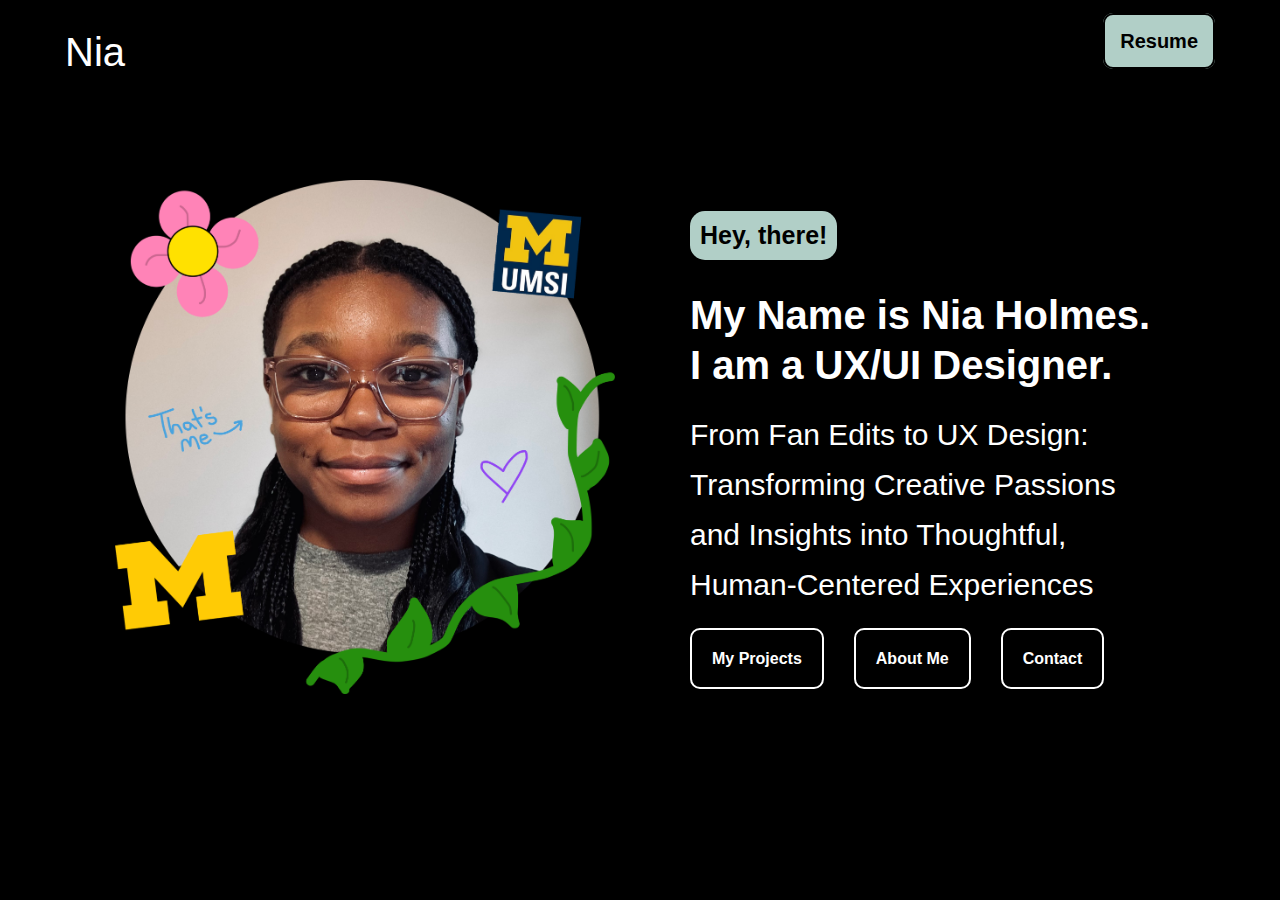
<file: index.html>
<!DOCTYPE html>
<html lang="en">
<head>
    <meta charset="UTF-8">
    <meta name="viewport" content="width=device-width, initial-scale=1.0">
    <link rel="icon" href="./images/headshot_doodles.png" type="image/png">
    <link rel="stylesheet" href="./css/style.css">
    <title>Welcome!</title>
</head>
<body>
    <header>
        <nav>
            <ul>
                <li id="nia"><a href="index.html">Nia</a></li>
                <li id="resume"><a href="./images/Nia Holmes - Resume 2025 copy.pdf" target="_blank" rel="noopener">Resume</a></li>
            </ul>
        </nav>
    </header>
    <main>
        <div class="container-home">
            <div class="profile-img">
                <img src="./images/headshot_doodles.png" alt="My profile photo">
            </div>
            <div class="intro">
                <h1 class="hey-there">Hey, there!</h1>
                <h2>My Name is Nia Holmes.<br> I am a UX/UI Designer.</h2>
                <p>From Fan Edits to UX Design: Transforming Creative Passions and Insights into Thoughtful, Human-Centered Experiences</p>
                <div>
                    <ul class="links">
                        <li><a href="projects.html">My Projects</a></li>
                        <li><a href="about-me.html">About Me</a></li>
                        <li><a href="contact.html">Contact</a></li>
                    </ul>
                </div>
            </div>
        </div>
    </main>
</body>
</html>
</file>
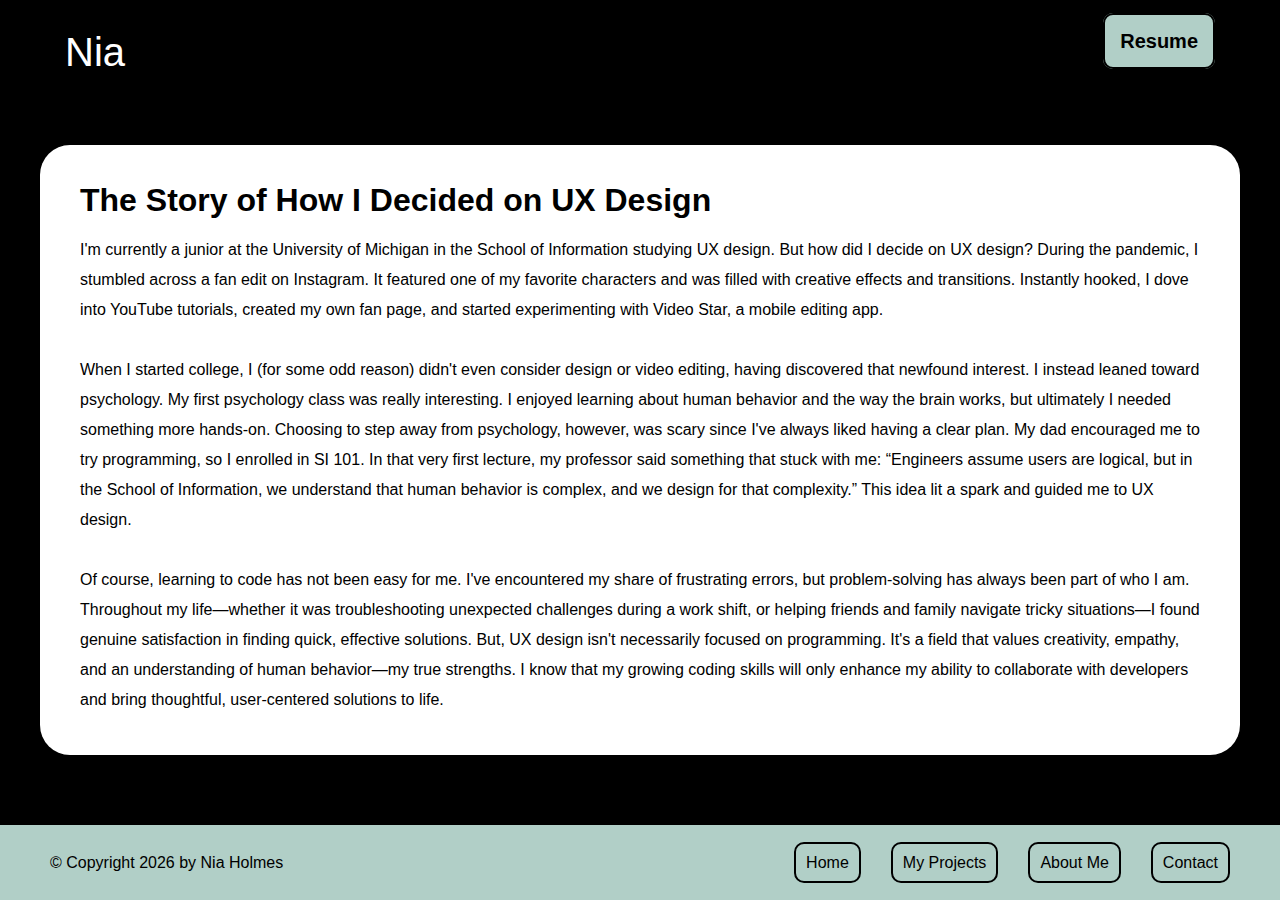
<file: about-me.html>
<!DOCTYPE html>
<html lang="en">
<head>
    <meta charset="UTF-8">
    <meta name="viewport" content="width=device-width, initial-scale=1.0">
    <link rel="icon" href="./images/headshot_doodles.png" type="image/png">
    <link rel="stylesheet" href="./css/style.css">
    <title>About Me</title>
</head>
<body class="other-style">
    <header>
        <nav>
            <ul>
                <li id="nia"><a href="index.html">Nia</a></li>
                <li id="resume"><a href="./images/Nia Holmes - Resume 2025 copy.pdf" target="_blank" rel="noopener">Resume</a></li>
            </ul>
        </nav>
    </header>
    <main>
        <div class="about-container">
            <div class="about-text">
                <h1 class="about-header">The Story of How I Decided on UX Design</h1>
                <p>I'm currently a junior at the University of Michigan in the School of Information studying UX design. But how did I decide on UX design? During the pandemic, I stumbled across a fan edit on Instagram. It featured one of my favorite characters and was filled with creative effects and transitions. Instantly hooked, I dove into YouTube tutorials, created my own fan page, and started experimenting with Video Star, a mobile editing app.</p><br>
            
                <p>When I started college, I (for some odd reason) didn't even consider design or video editing, having discovered that newfound interest. I instead leaned toward psychology. My first psychology class was really interesting. I enjoyed learning about human behavior and the way the brain works, but ultimately I needed something more hands-on. Choosing to step away from psychology, however, was scary since I've always liked having a clear plan. My dad encouraged me to try programming, so I enrolled in SI 101. In that very first lecture, my professor said something that stuck with me: “Engineers assume users are logical, but in the School of Information, we understand that human behavior is complex, and we design for that complexity.” This idea lit a spark and guided me to UX design.</p><br>
            
                <p>Of course, learning to code has not been easy for me. I've encountered my share of frustrating errors, but problem-solving has always been part of who I am. Throughout my life—whether it was troubleshooting unexpected challenges during a work shift, or helping friends and family navigate tricky situations—I found genuine satisfaction in finding quick, effective solutions. But, UX design isn't necessarily focused on programming. It's a field that values creativity, empathy, and an understanding of human behavior—my true strengths. I know that my growing coding skills will only enhance my ability to collaborate with developers and bring thoughtful, user-centered solutions to life.</p>
            </div>
        </div>
    </main>
<footer class="proj-footer-fixed">
    <div class="footer-container">
        <div class="copyright">
            <p>&copy; Copyright <span id="current-year"></span> by Nia Holmes</p>
        </div>
        <div>
            <ul class="footer-nav">
                <li><a href="index.html">Home</a></li>
                <li><a href="projects.html">My Projects</a></li>
                <li><a href="about-me.html">About Me</a></li>
                <li><a href="contact.html">Contact</a></li>
            </ul>
        </div>
    </div>
</footer>
<script>
    document.getElementById("current-year").innerHTML = new Date().getFullYear();
</script>    
</body>
</html>
</file>
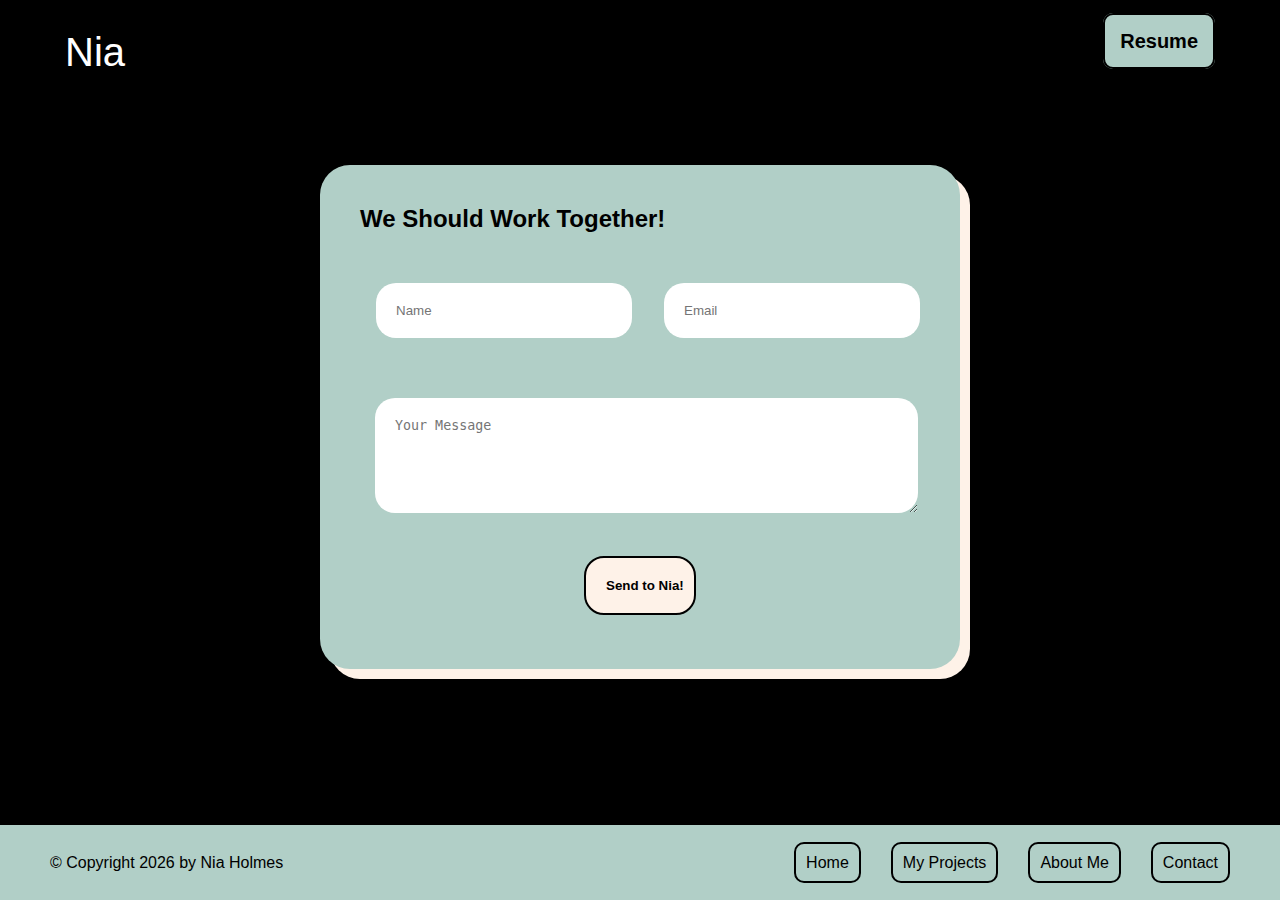
<file: contact.html>
<!DOCTYPE html>
<html lang="en">
<head>
    <meta charset="UTF-8">
    <meta name="viewport" content="width=device-width, initial-scale=1.0">
    <link rel="icon" href="./images/headshot_doodles.png" type="image/png">
    <link rel="stylesheet" href="./css/style.css">
    <title>Document</title>
</head>
<body>
    <header>
        <nav>
            <ul>
                <li id="nia"><a href="index.html">Nia</a></li>
                <li id="resume"><a href="./images/Nia Holmes - Resume 2025 copy.pdf" target="_blank" rel="noopener">Resume</a></li>
            </ul>
        </nav>
    </header>
    <main>
            <div id="contact">
                <div>
                 <h2 class="contact-header">We Should Work Together!</h2>
                </div>
                <fieldset>
                    <form action="https://formspree.io/f/xqapkvew" method="post">
                        <div class="fields-row">
                            <label for="the-name"></label>
                            <input id="the-name" type="text" placeholder="Name" name="user_name" required>

                            <label for="the-email"></label>
                            <input id="the-email" type="email" placeholder="Email" name="user_email" required>
                        </div>

                        <label for="message"></label>
                        <textarea placeholder="Your Message" id="message" name="user_message" rows="5" required></textarea>

                        <input id="submit" type="submit" value="Send to Nia!">
                    </form>
                </fieldset>
            </div>
    </main>
<footer class="proj-footer-fixed">
    <div class="footer-container">
        <div class="copyright">
            <p>&copy; Copyright <span id="current-year"></span> by Nia Holmes</p>
        </div>
        <div>
            <ul class="footer-nav">
                <li><a href="index.html">Home</a></li>
                <li><a href="projects.html">My Projects</a></li>
                <li><a href="about-me.html">About Me</a></li>
                <li><a href="contact.html">Contact</a></li>
            </ul>
        </div>
    </div>
</footer>
<script>
    document.getElementById("current-year").innerHTML = new Date().getFullYear();
</script>    
</body>
</html>
</file>
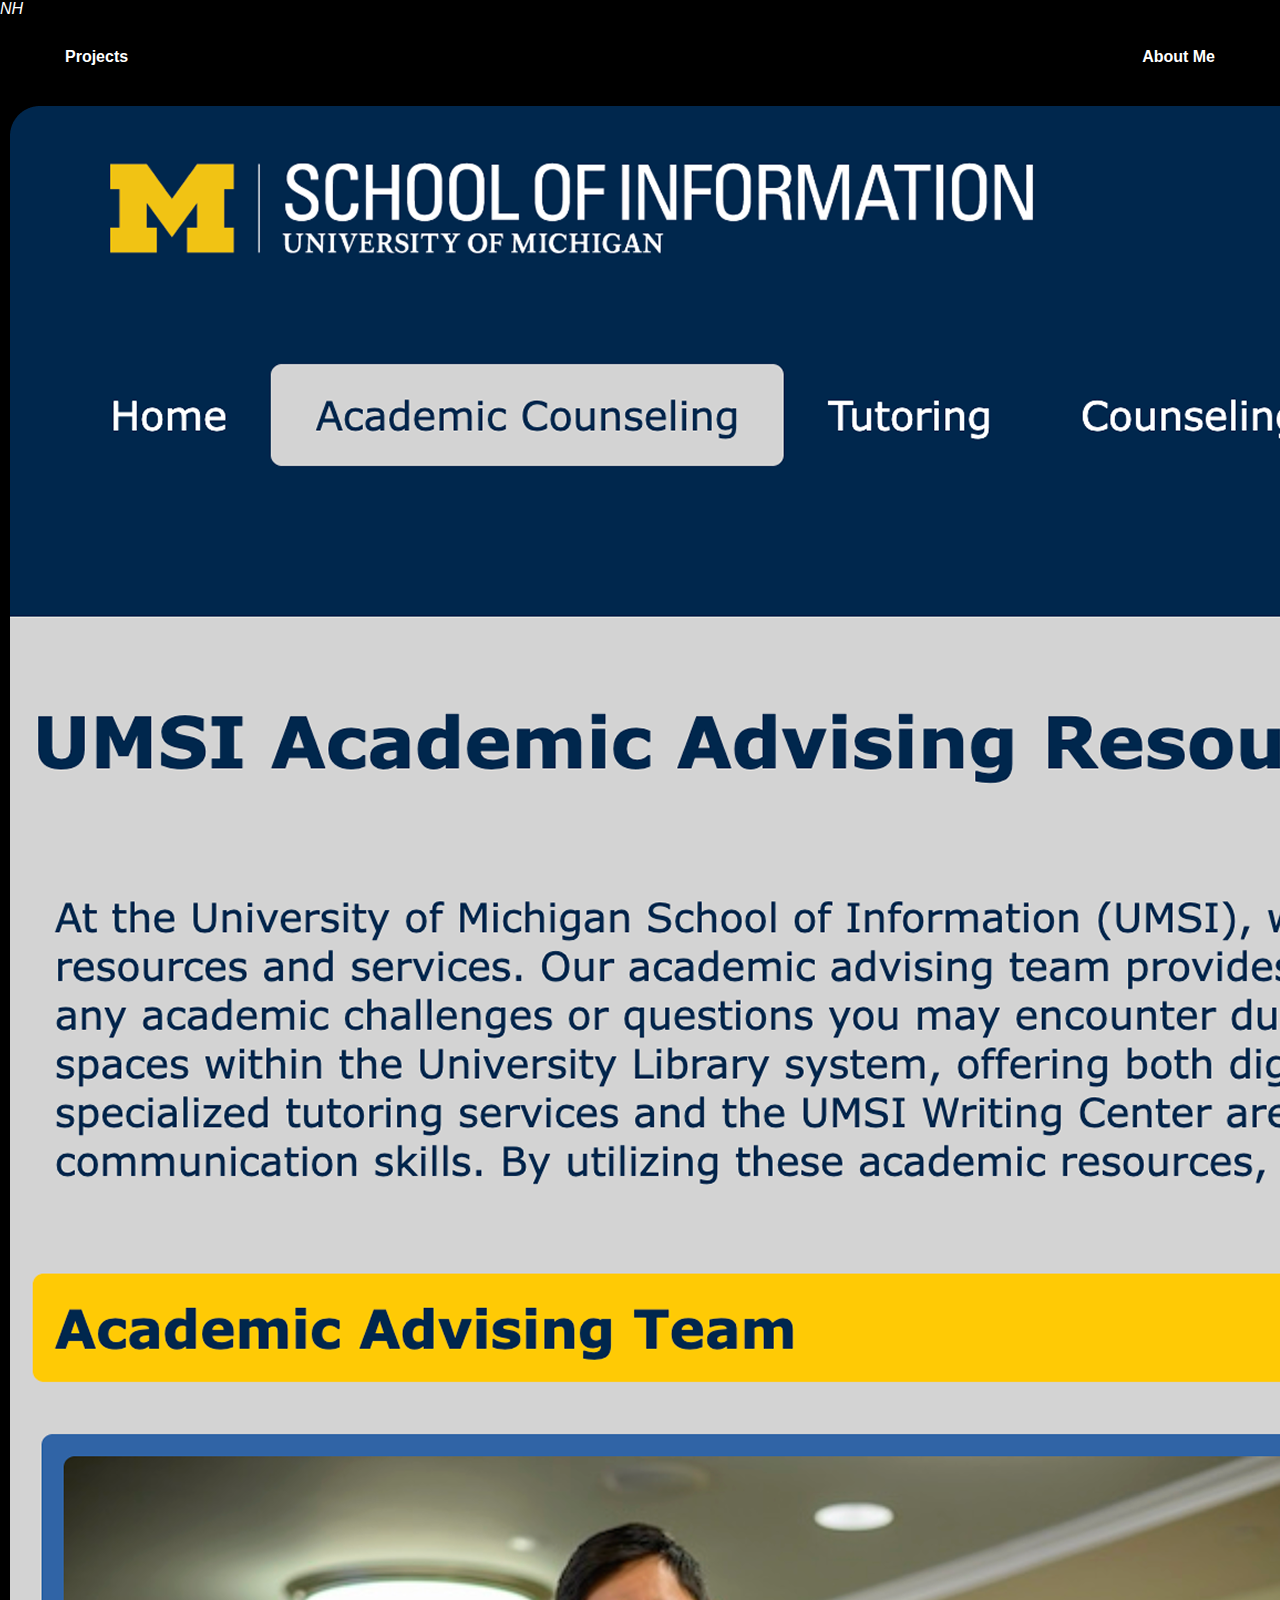
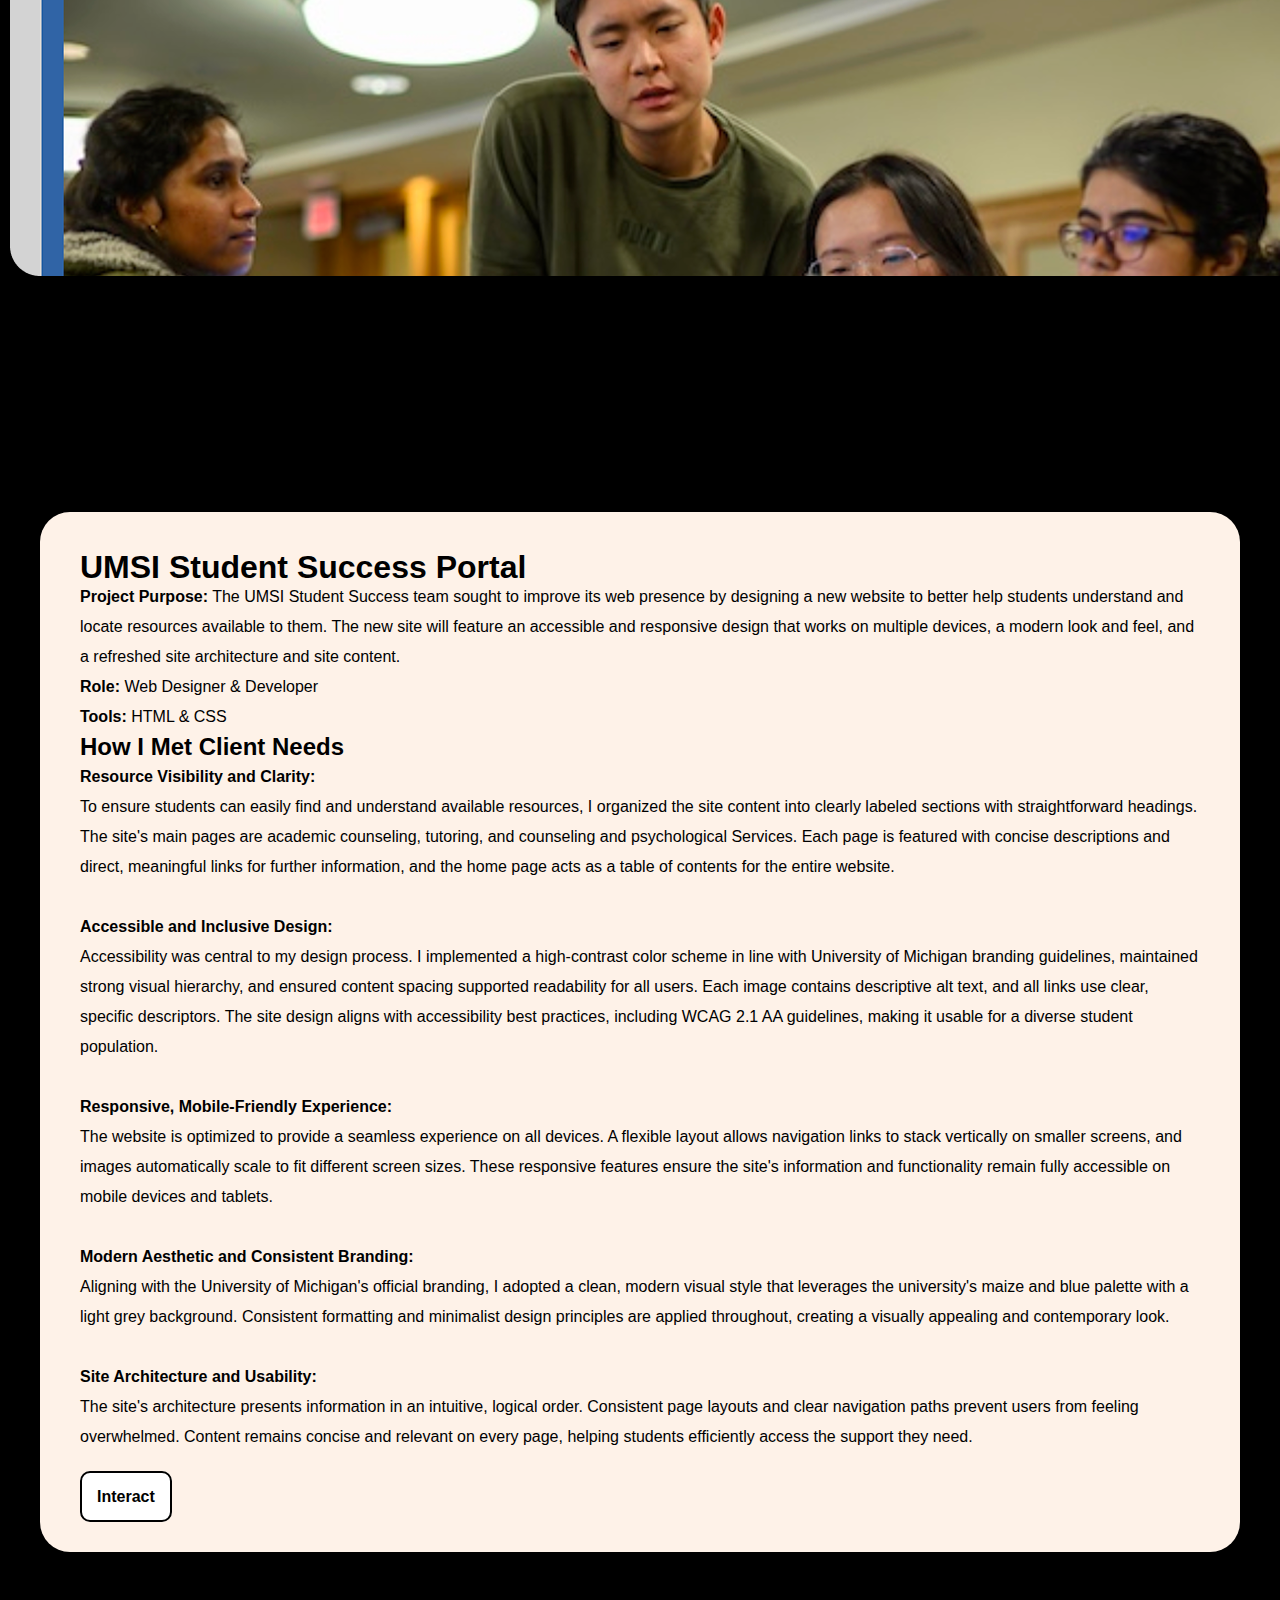
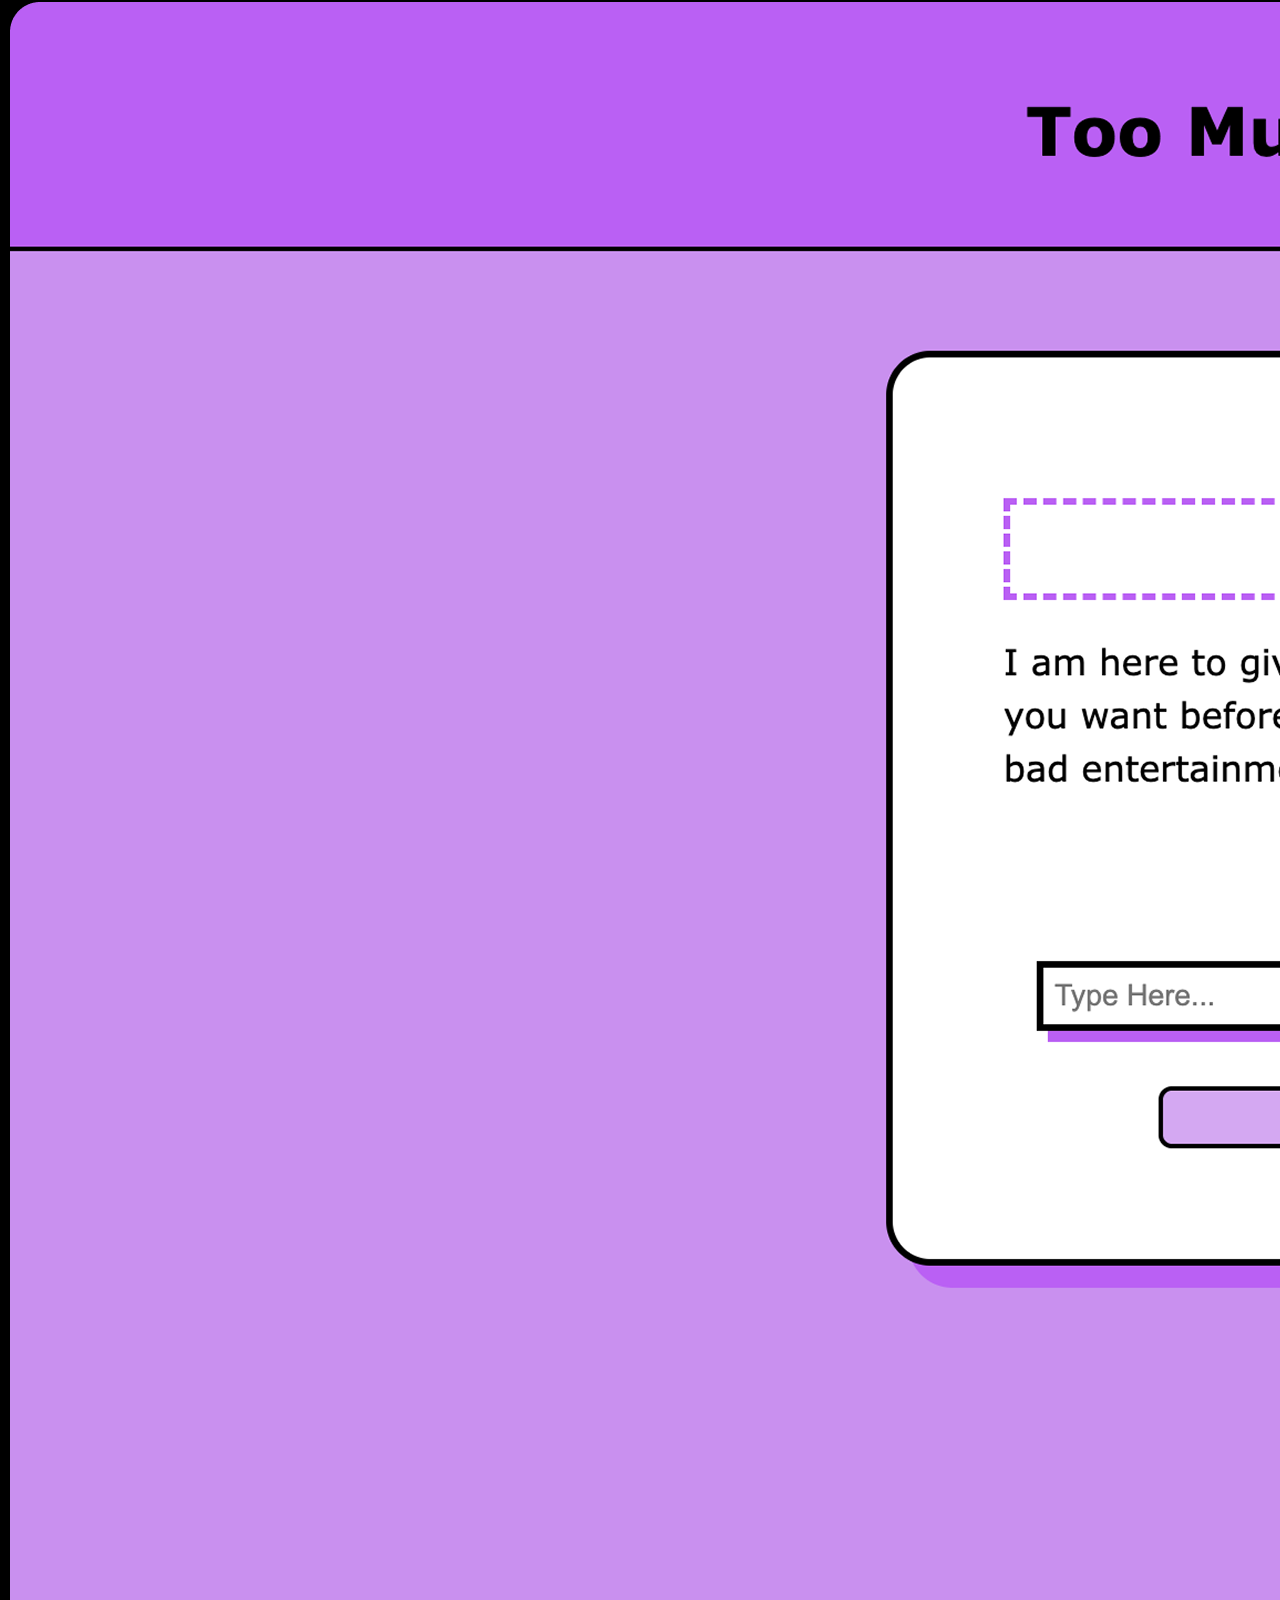
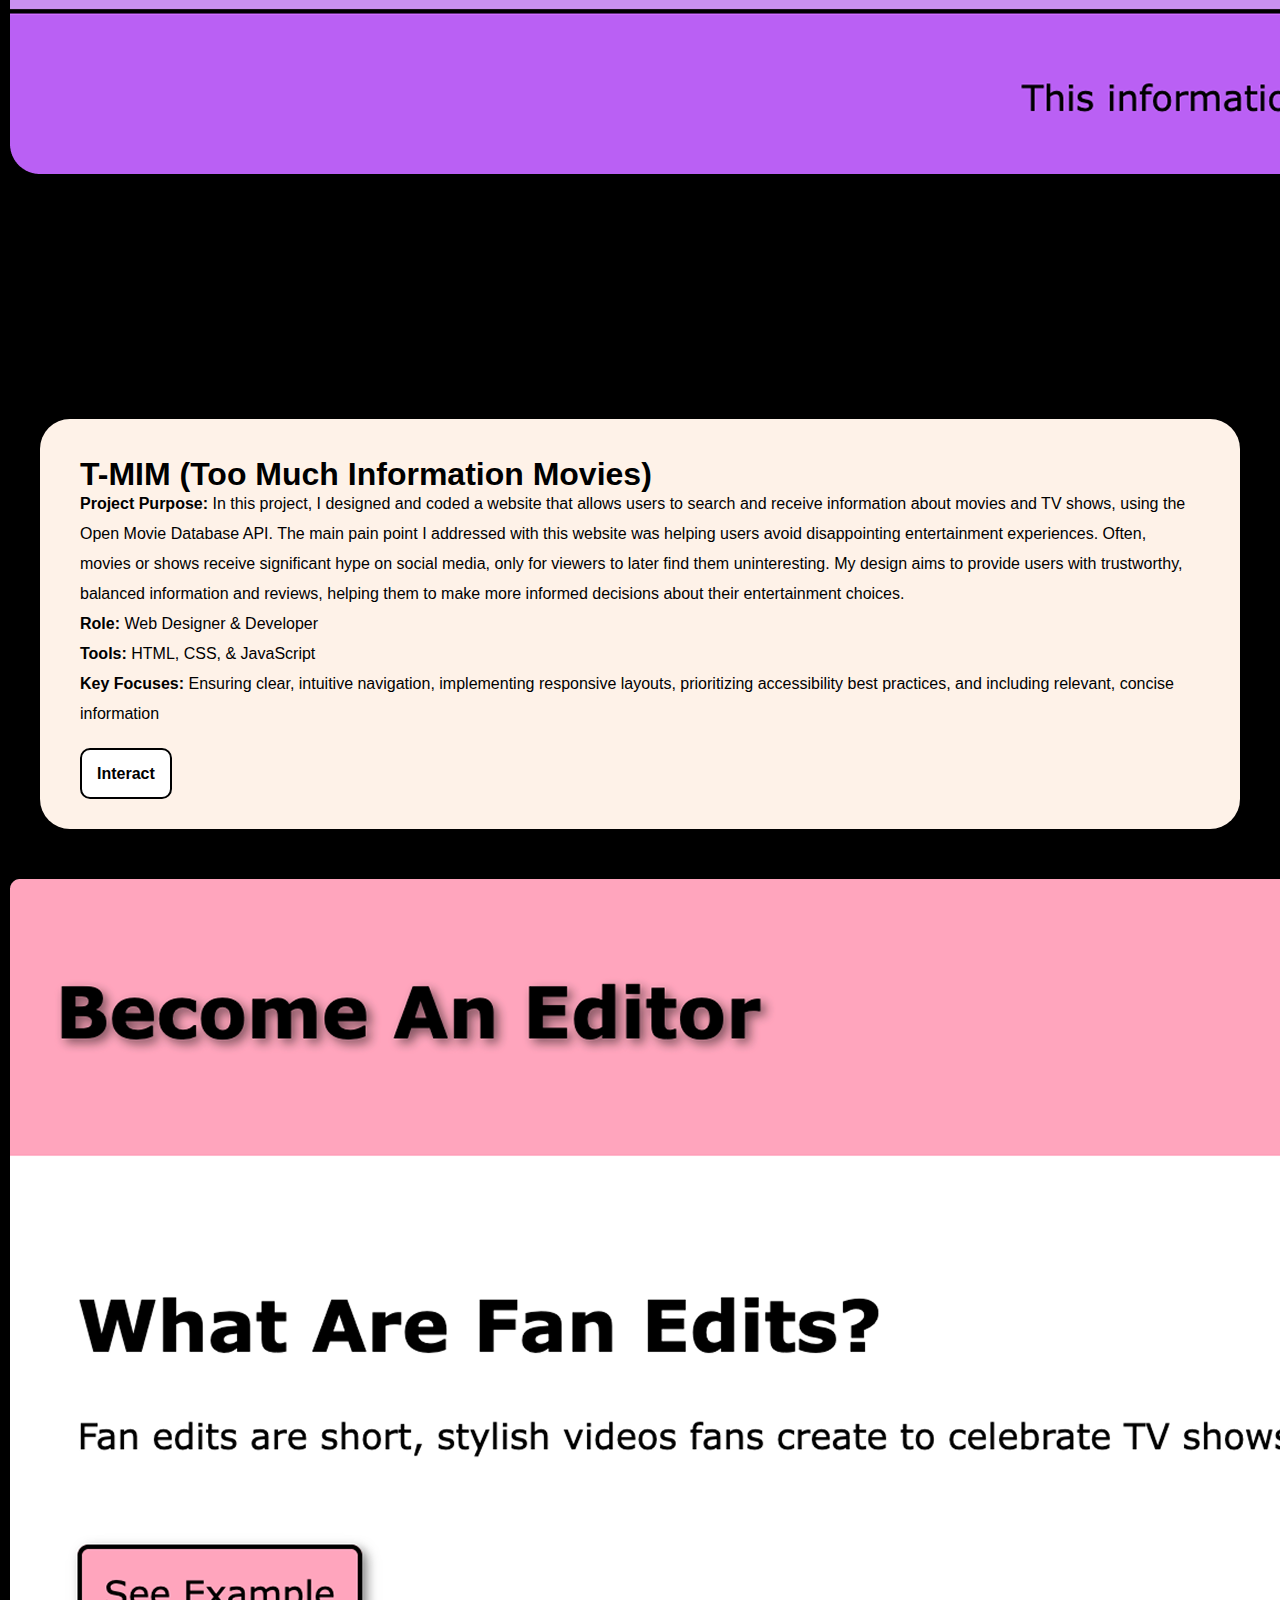
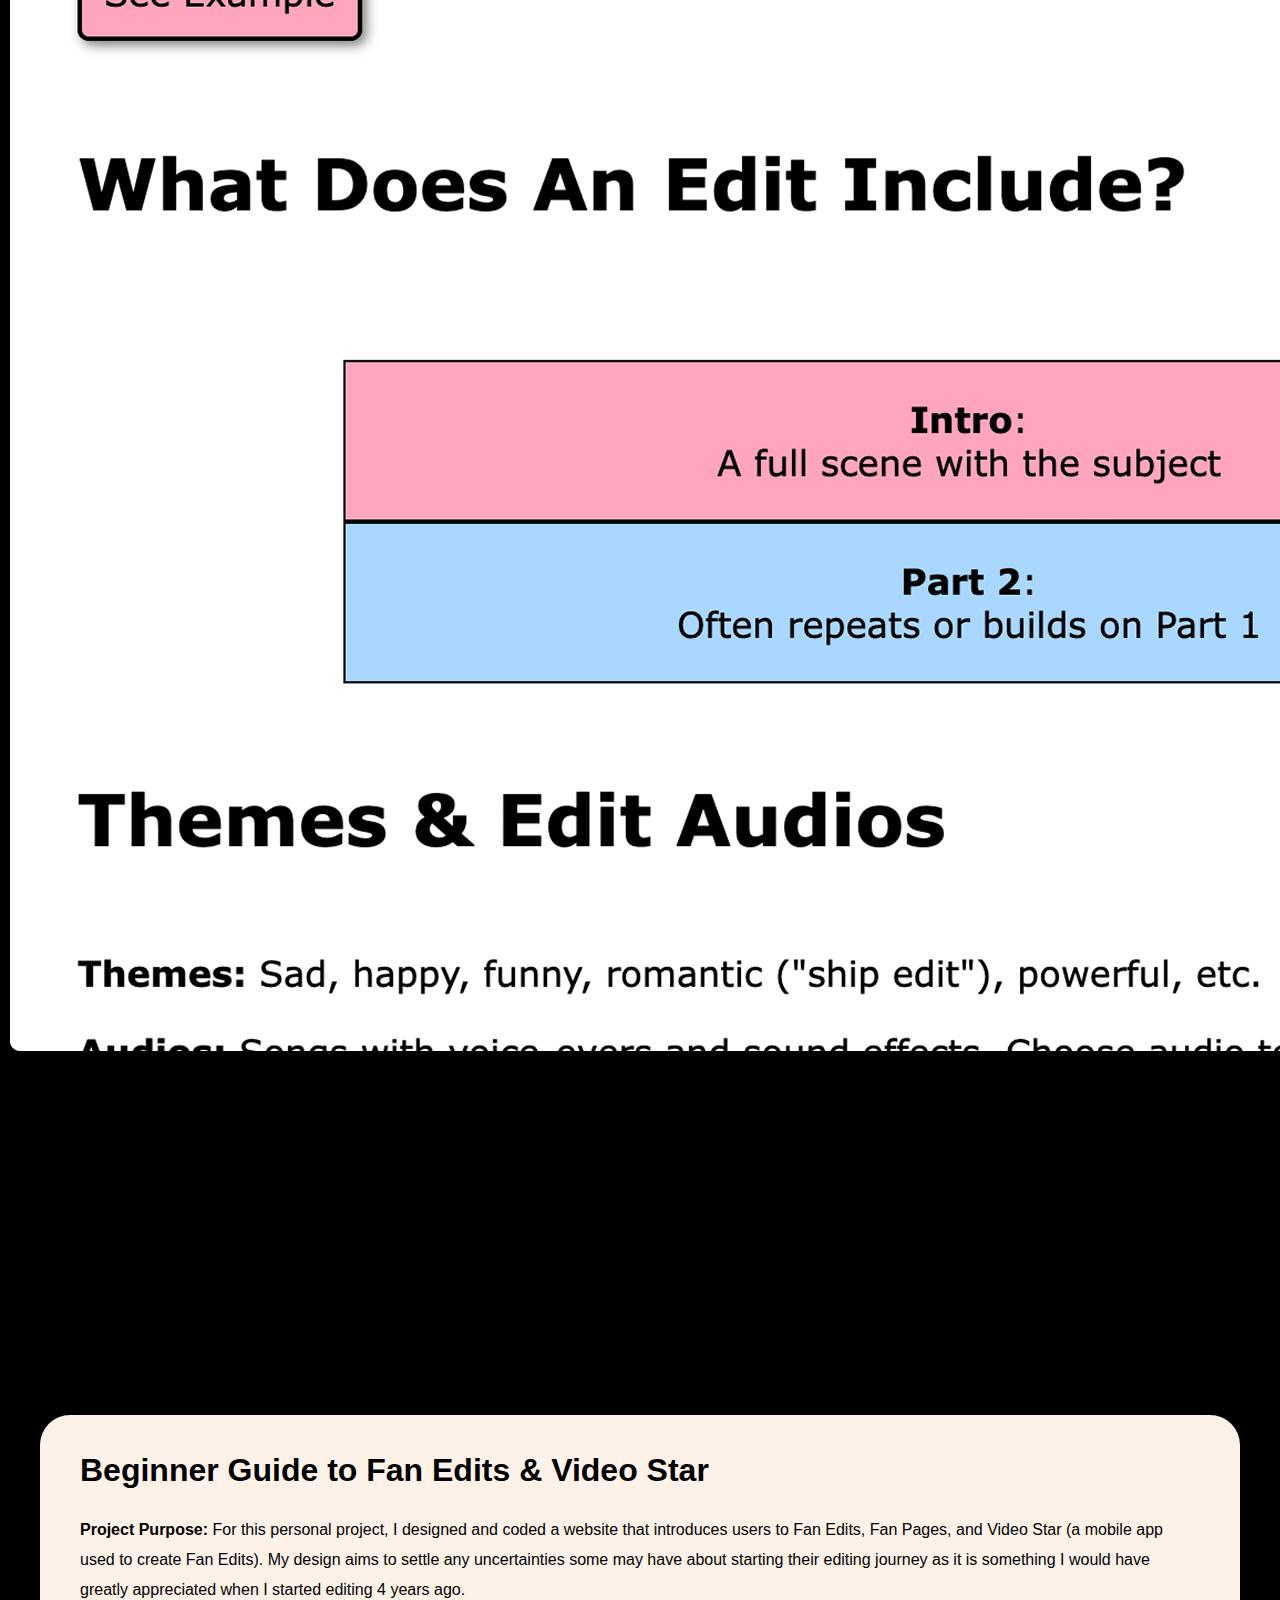
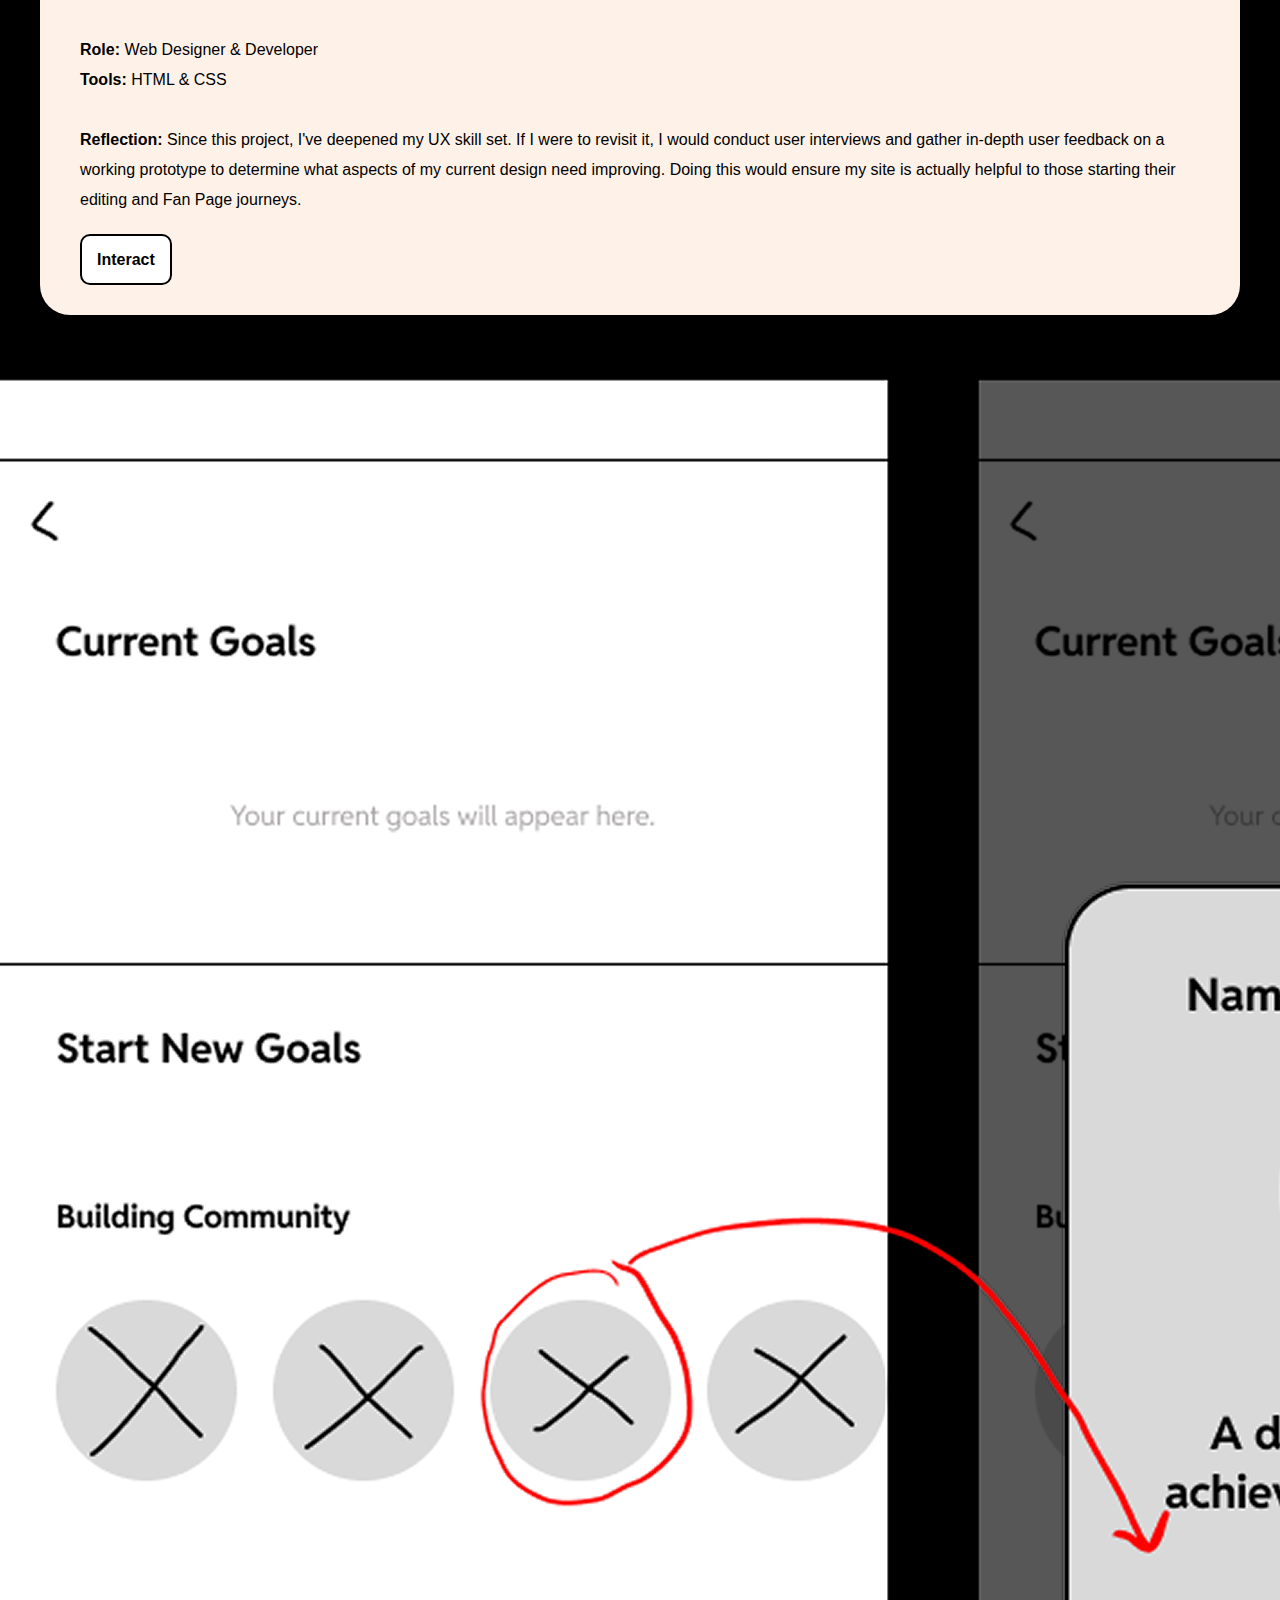
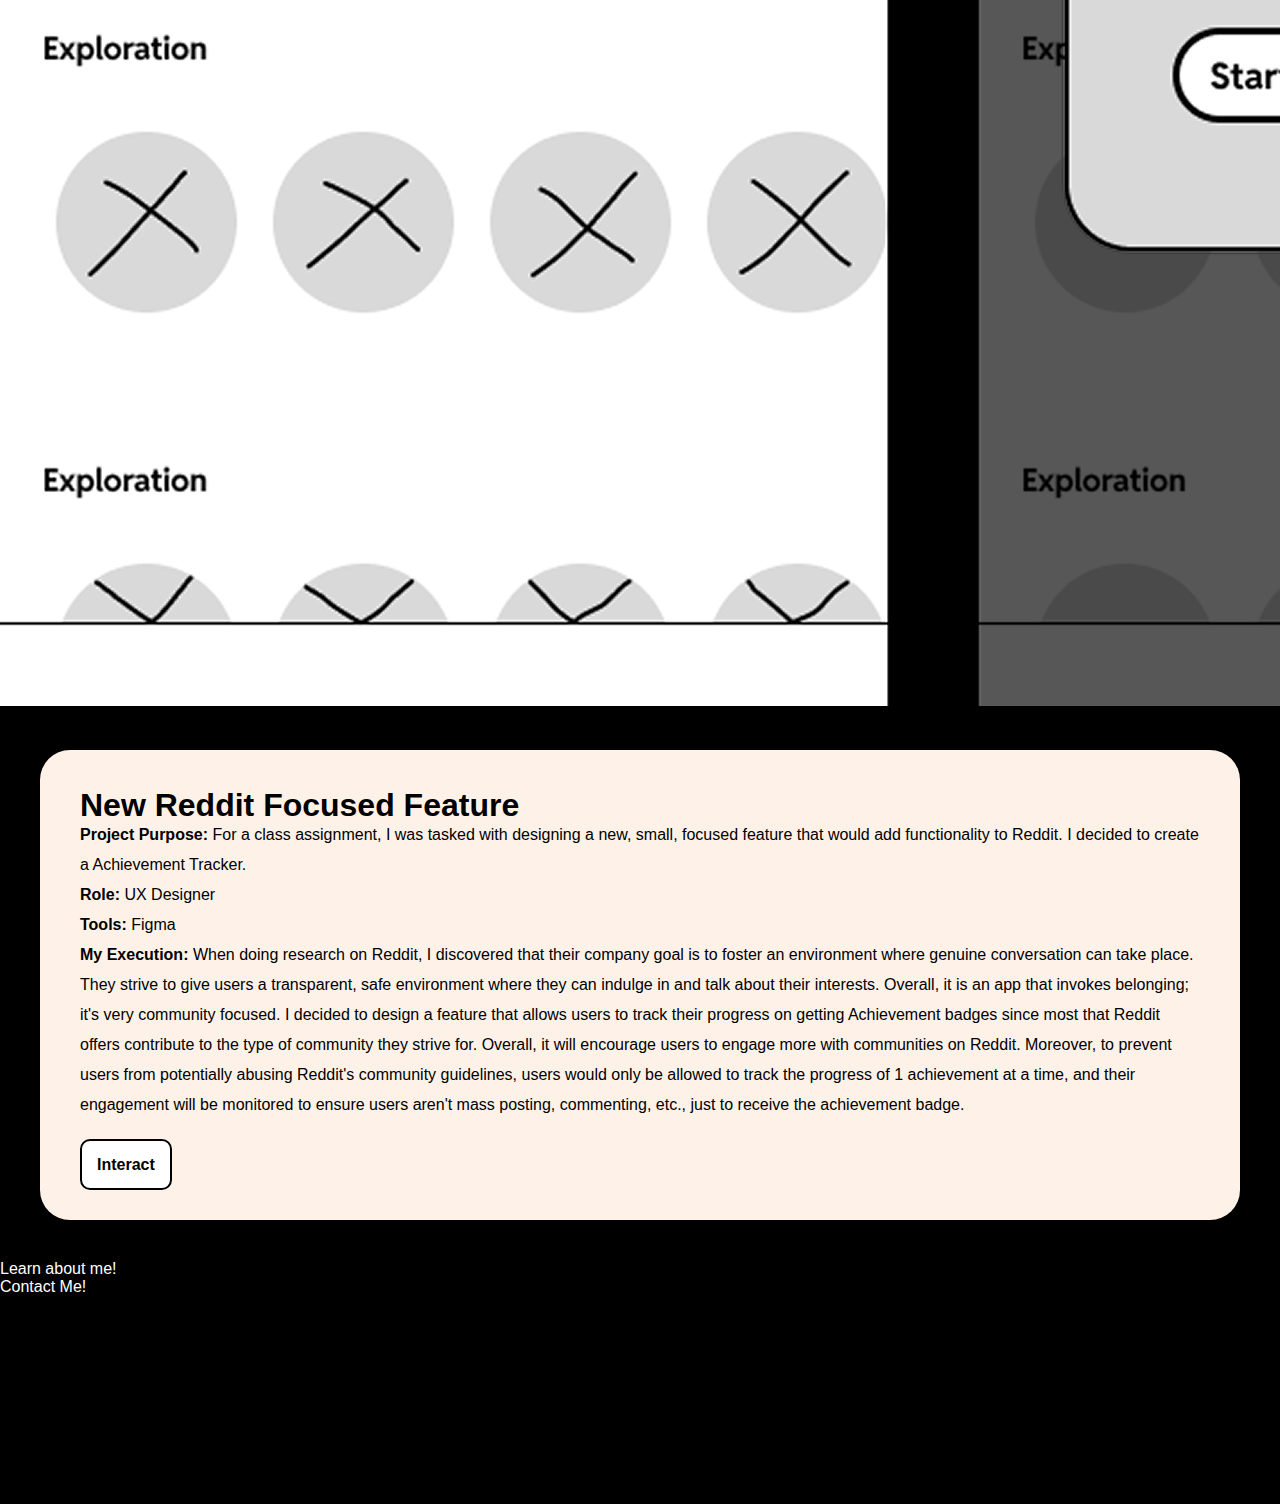
<file: projects.html>
<!DOCTYPE html>
<html lang="en">
<head>
    <meta charset="UTF-8">
    <meta name="viewport" content="width=device-width, initial-scale=1.0">
    <link rel="stylesheet" href="./css/style.css">
    <title>My Projects</title>
</head>
<body>
    <header>
        <nav>
            <div class="logo"><p><a href="index.html"><em>NH</em></a></p></div>
            <div class="nav-links">
                <ul class="nav-list">
                    <li class="current"><a href="projects.html"><strong>Projects</strong></a></li>
                    <li><a href="about-me.html"><strong>About Me</strong></a></li>
                </ul>
            </div>
        </nav>
    </header>
    <main>
        <div class="container1">
            <div class="thumbnail">
                <img src="./images/UMSI-visual.png" alt="UMSI website preview">
            </div>
            <div class="description">
                <h1 class="heading">UMSI Student Success Portal</h1>
                <p><strong>Project Purpose:</strong> The UMSI Student Success team sought to improve its web presence by designing a new website to better help students understand and locate resources available to them. The new site will feature an accessible and responsive design that works on multiple devices, a modern look and feel, and a refreshed site architecture and site content.</p>
                <p><strong>Role:</strong> Web Designer & Developer</p>
                <p><strong>Tools:</strong> HTML & CSS</p>
                <h2 class="heading2"><strong>How I Met Client Needs</strong></h2>

                <p><strong>Resource Visibility and Clarity:</strong><br>To ensure students can easily find and understand available resources, I organized the site content into clearly labeled sections with straightforward headings. The site's main pages are academic counseling, tutoring, and counseling and psychological Services. Each page is featured with concise descriptions and direct, meaningful links for further information, and the home page acts as a table of contents for the entire website.</p><br>

                <p><strong>Accessible and Inclusive Design:</strong><br>Accessibility was central to my design process. I implemented a high-contrast color scheme in line with University of Michigan branding guidelines, maintained strong visual hierarchy, and ensured content spacing supported readability for all users. Each image contains descriptive alt text, and all links use clear, specific descriptors. The site design aligns with accessibility best practices, including WCAG 2.1 AA guidelines, making it usable for a diverse student population.</p><br>

                <p><strong>Responsive, Mobile-Friendly Experience:</strong><br>The website is optimized to provide a seamless experience on all devices. A flexible layout allows navigation links to stack vertically on smaller screens, and images automatically scale to fit different screen sizes. These responsive features ensure the site's information and functionality remain fully accessible on mobile devices and tablets.</p><br>

                <p><strong>Modern Aesthetic and Consistent Branding:</strong><br>Aligning with the University of Michigan's official branding, I adopted a clean, modern visual style that leverages the university's maize and blue palette with a light grey background. Consistent formatting and minimalist design principles are applied throughout, creating a visually appealing and contemporary look.</p><br>

                <p><strong>Site Architecture and Usability:</strong><br>The site's architecture presents information in an intuitive, logical order. Consistent page layouts and clear navigation paths prevent users from feeling overwhelmed. Content remains concise and relevant on every page, helping students efficiently access the support they need.</p>
                <div class="interact">
                    <p><a href="https://niaholmes.github.io/client_project_w25/index.html">Interact</a></p>
                </div>
            </div>
        </div>

        <div class="container2">
            <div class="thumbnail">
                <img src="./images/T-MIM-visual.png" alt="T-MIM website preview">
            </div>
            <div class="description">
                <h1 class="heading">T-MIM (Too Much Information Movies)</h1>
                <p><strong>Project Purpose:</strong> In this project, I designed and coded a website that allows users to search and receive information about movies and TV shows, using the Open Movie Database API. The main pain point I addressed with this website was helping users avoid disappointing entertainment experiences. Often, movies or shows receive significant hype on social media, only for viewers to later find them uninteresting. My design aims to provide users with trustworthy, balanced information and reviews, helping them to make more informed decisions about their entertainment choices.</p>
                <p><strong>Role:</strong> Web Designer & Developer</p>
                <p><strong>Tools:</strong> HTML, CSS, & JavaScript</p>
                <p><strong>Key Focuses:</strong> Ensuring clear, intuitive navigation, implementing responsive layouts, prioritizing accessibility best practices, and including relevant, concise information</p>
                <div class="interact">
                    <p><a href="https://niaholmes.github.io/final">Interact</a></p>
                </div>
            </div>
        </div>

        <div class="container1">
            <div class="thumbnail">
                <img src="./images/VS-visual.png" alt="Fan Edit beginner guide website preview">
            </div>
            <div class="description">
                <h1 class="heading">Beginner Guide to Fan Edits & Video Star</h1><br>
                <p><strong>Project Purpose:</strong> For this personal project, I designed and coded a website that introduces users to Fan Edits, Fan Pages, and Video Star (a mobile app used to create Fan Edits). My design aims to settle any uncertainties some may have about starting their editing journey as it is something I would have greatly appreciated when I started editing 4 years ago.</p><br>
                <p><strong>Role:</strong> Web Designer & Developer</p>
                <p><strong>Tools:</strong> HTML & CSS</p><br>
                <p><strong>Reflection:</strong> Since this project, I've deepened my UX skill set. If I were to revisit it, I would conduct user interviews and gather in-depth user feedback on a working prototype to determine what aspects of my current design need improving. Doing this would ensure my site is actually helpful to those starting their editing and Fan Page journeys.</p>
                <div class="interact">
                    <p><a href="https://niaholmes30.github.io/videostar/index.html">Interact</a></p>
                </div>
            </div>
        </div>

        <div class="container2">
            <div class="thumbnail">
                <img src="./images/Reddit_Frames.png" alt="New Reddit feature wireframes preview">
            </div>
            <div class="description">
                <h1 class="heading">New Reddit Focused Feature</h1>
                <p><strong>Project Purpose:</strong> For a class assignment, I was tasked with designing a new, small, focused feature that would add functionality to Reddit. I decided to create a Achievement Tracker.</p>
                <p><strong>Role:</strong> UX Designer</p>
                <p><strong>Tools:</strong> Figma</p>
                <p><strong>My Execution:</strong> When doing research on Reddit, I discovered that their company goal is to foster an environment where genuine conversation can take place. They strive to give users a transparent, safe environment where they can indulge in and talk about their interests. Overall, it is an app that invokes belonging; it's very community focused. I decided to design a feature that allows users to track their progress on getting Achievement badges since most that Reddit offers contribute to the type of community they strive for. Overall, it will encourage users to engage more with communities on Reddit. Moreover, to prevent users from potentially abusing Reddit's community guidelines, users would only be allowed to track the progress of 1 achievement at a time, and their engagement will be monitored to ensure users aren't mass posting, commenting, etc., just to receive the achievement badge.</p>
                <div class="interact">
                    <p><a href="https://www.figma.com/design/EJVr980jT2oKtaJBc1HYJh/307-Lab---Nia-Holmes?node-id=21-2&t=lZWvM1chMGmcjk2c-1">Interact</a></p>
                </div>
            </div>
        </div>
    </main>
<footer>
    <div class="the-footer">
        <div class="link-to-page">
            <p><a href="about-me.html">Learn about me!</a></p>
        </div>
        <div class="contacts">
            <div class="contact-me"><p>Contact Me!</p></div>
            <div class="linkedIn">
                <a href="https://www.linkedin.com/in/niaholmes30/"><img src="./images/icons8-linkedin-100.png" alt="My LinkedIn"></a>
            </div>
             <div class="email">
                <a href="mailto:niaholme@umich.edu?subject=Portfolio%20Inquiry&body=Hi%20Nia,"><img src="./images/icons8-gmail-100.png" alt="Email me"></a>
            </div>
        </div>
    </div>
</footer>
</body>
</html>
</file>
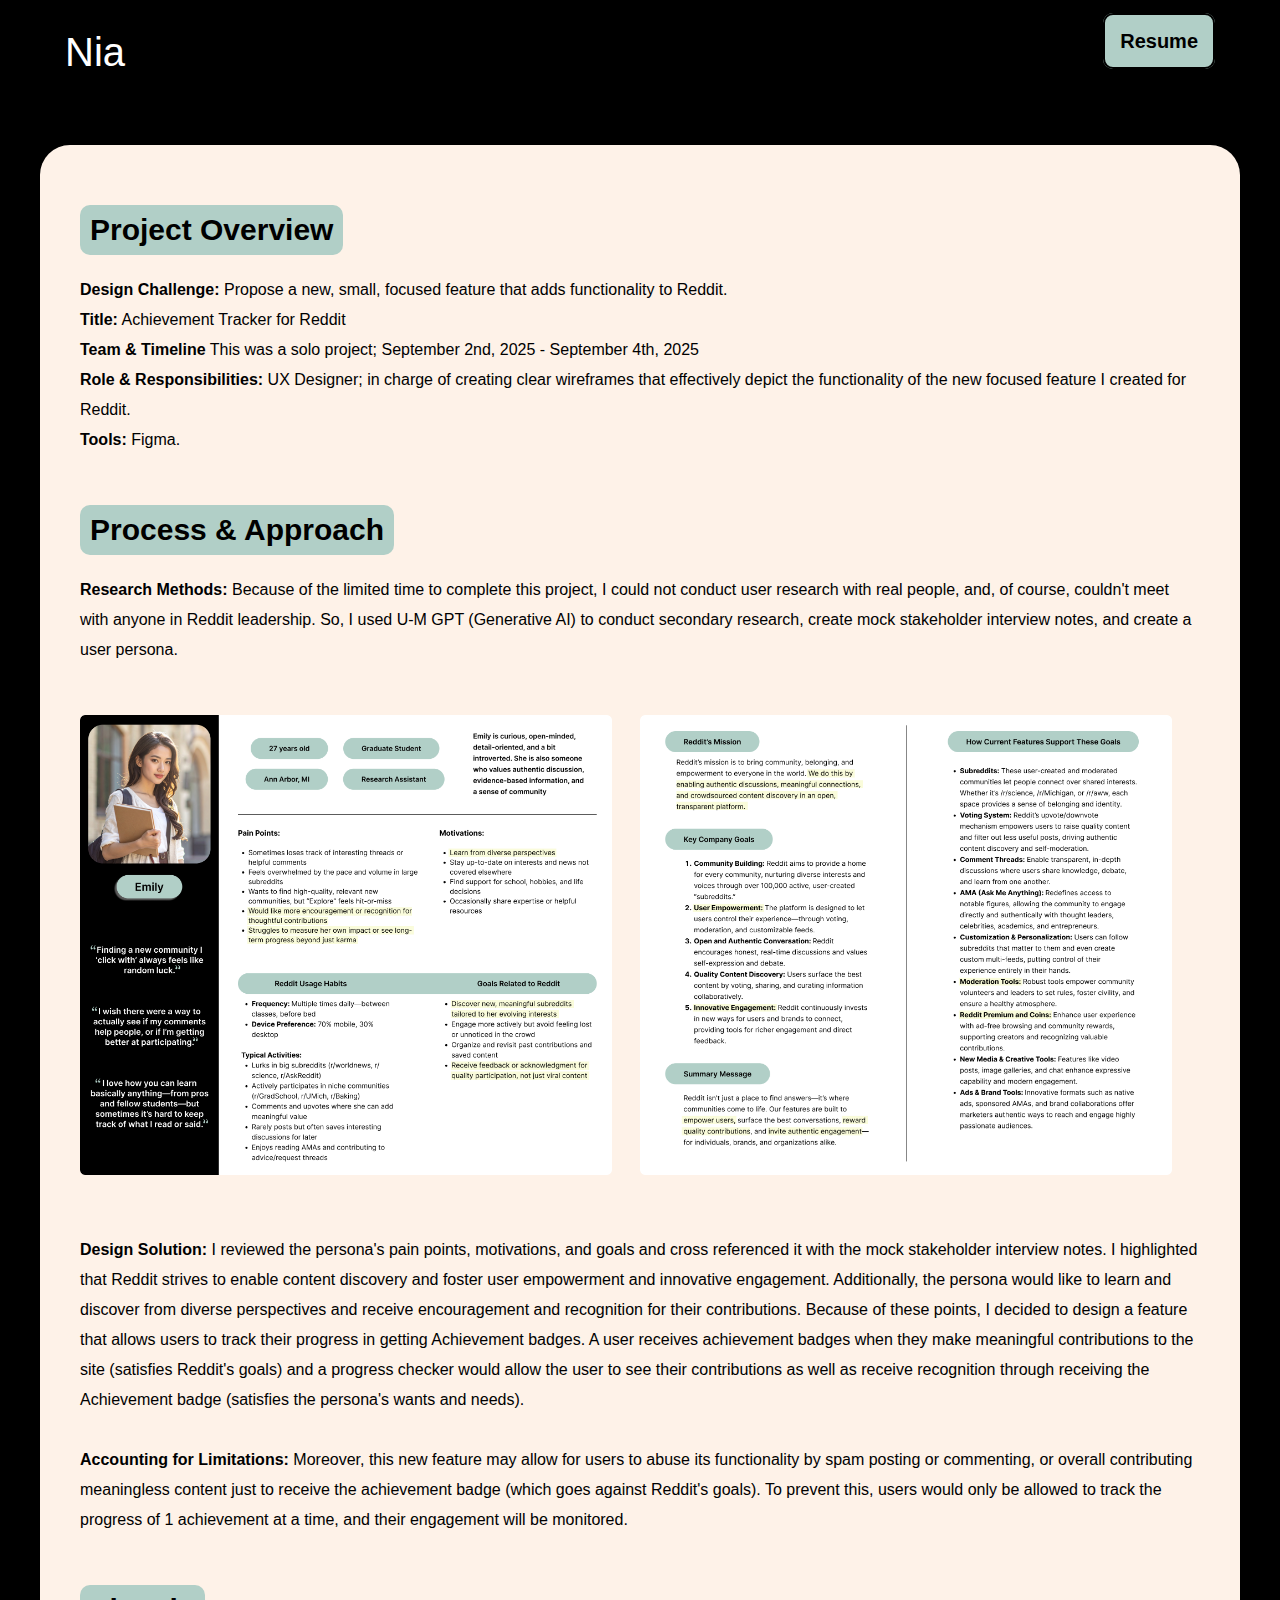
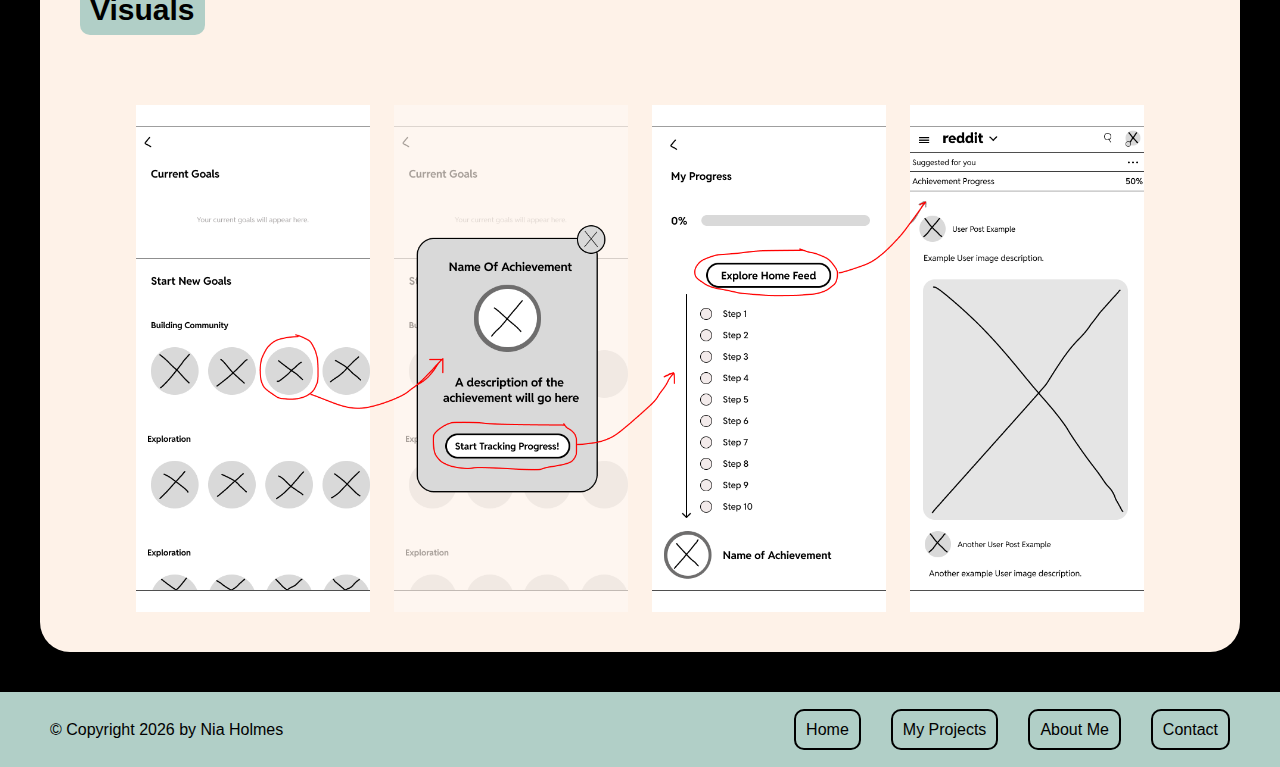
<file: reddit.html>
<!DOCTYPE html>
<html lang="en">
<head>
    <meta charset="UTF-8">
    <meta name="viewport" content="width=device-width, initial-scale=1.0">
    <link rel="icon" href="./images/headshot_doodles.png" type="image/png">
    <link rel="stylesheet" href="./css/style.css">
    <title>Reddit Feature</title>
</head>
<body class="other-style">
    <header>
        <nav>
            <ul>
                <li id="nia"><a href="index.html">Nia</a></li>
                <li id="resume"><a href="./images/Nia Holmes - Resume 2025 copy.pdf" target="_blank" rel="noopener">Resume</a></li>
            </ul>
        </nav>
    </header>
    <main>
        <div class="container-reddit">
            <div class="description-reddit">
                <div>
                    <h1 class="proj-header">Project Overview</h1><br>
                    <p><strong>Design Challenge:</strong> Propose a new, small, focused feature that adds functionality to Reddit.</p>
                    <p><strong>Title:</strong> Achievement Tracker for Reddit</p>
                    <p><strong>Team & Timeline</strong> This was a solo project; September 2nd, 2025 - September 4th, 2025</p>
                    <p><strong>Role & Responsibilities:</strong> UX Designer; in charge of creating clear wireframes that effectively depict the functionality of the new focused feature I created for Reddit.</p>
                    <p><strong>Tools:</strong> Figma.</p>
                </div><br>
                <h2 class="proj-header">Process & Approach</h2><br>
                <p><strong>Research Methods:</strong> Because of the limited time to complete this project, I could not conduct user research with real people, and, of course, couldn't meet with anyone in Reddit leadership. So, I used U-M GPT (Generative AI) to conduct secondary research, create mock stakeholder interview notes, and create a user persona.</p>
                <div class="img-container">
                    <div class="persona">
                        <img src="./images/User Persona.png" alt="User Persona">
                    </div>
                    <div class="stake-interview">
                        <img src="./images/Stakeholder Interview.png" alt="Mock Stakeholder Interview Notes">
                    </div>
                </div>
                <p><strong>Design Solution:</strong> I reviewed the persona's pain points, motivations, and goals and cross referenced it with the mock stakeholder interview notes. I highlighted that Reddit strives to enable content discovery and foster user empowerment and innovative engagement. Additionally, the persona would like to learn and discover from diverse perspectives and receive encouragement and recognition for their contributions. Because of these points, I decided to design a feature that allows users to track their progress in getting Achievement badges. A user receives achievement badges when they make meaningful contributions to the site (satisfies Reddit's goals) and a progress checker would allow the user to see their contributions as well as receive recognition through receiving the Achievement badge (satisfies the persona's wants and needs).</p><br>
                <p><strong>Accounting for Limitations:</strong> Moreover, this new feature may allow for users to abuse its functionality by spam posting or commenting, or overall contributing meaningless content just to receive the achievement badge (which goes against Reddit's goals). To prevent this,  users would only be allowed to track the progress of 1 achievement at a time, and their engagement will be monitored.</p>
                <h3 class="proj-header2">Visuals</h3>
                <div class="reddit-img" id="reddit-img">
                    <img id="hide3" src="./images/Reddit-Wireframes.png" alt="My Reddit wireframes">
                    <img id="hide4" src="./images/Reddit Wireframes Mobile.png" alt="My Reddit wireframes">
                </div>
            </div>
        </div>
    </main>
<footer class="proj-footer">
    <div class="footer-container">
        <div class="copyright">
            <p>&copy; Copyright <span id="current-year"></span> by Nia Holmes</p>
        </div>
        <div>
            <ul class="footer-nav">
                <li><a href="index.html">Home</a></li>
                <li><a href="projects.html">My Projects</a></li>
                <li><a href="about-me.html">About Me</a></li>
                <li><a href="contact.html">Contact</a></li>
            </ul>
        </div>
    </div>
</footer>
<script>
    document.getElementById("current-year").innerHTML = new Date().getFullYear();
</script>
</body>
</html>
</file>
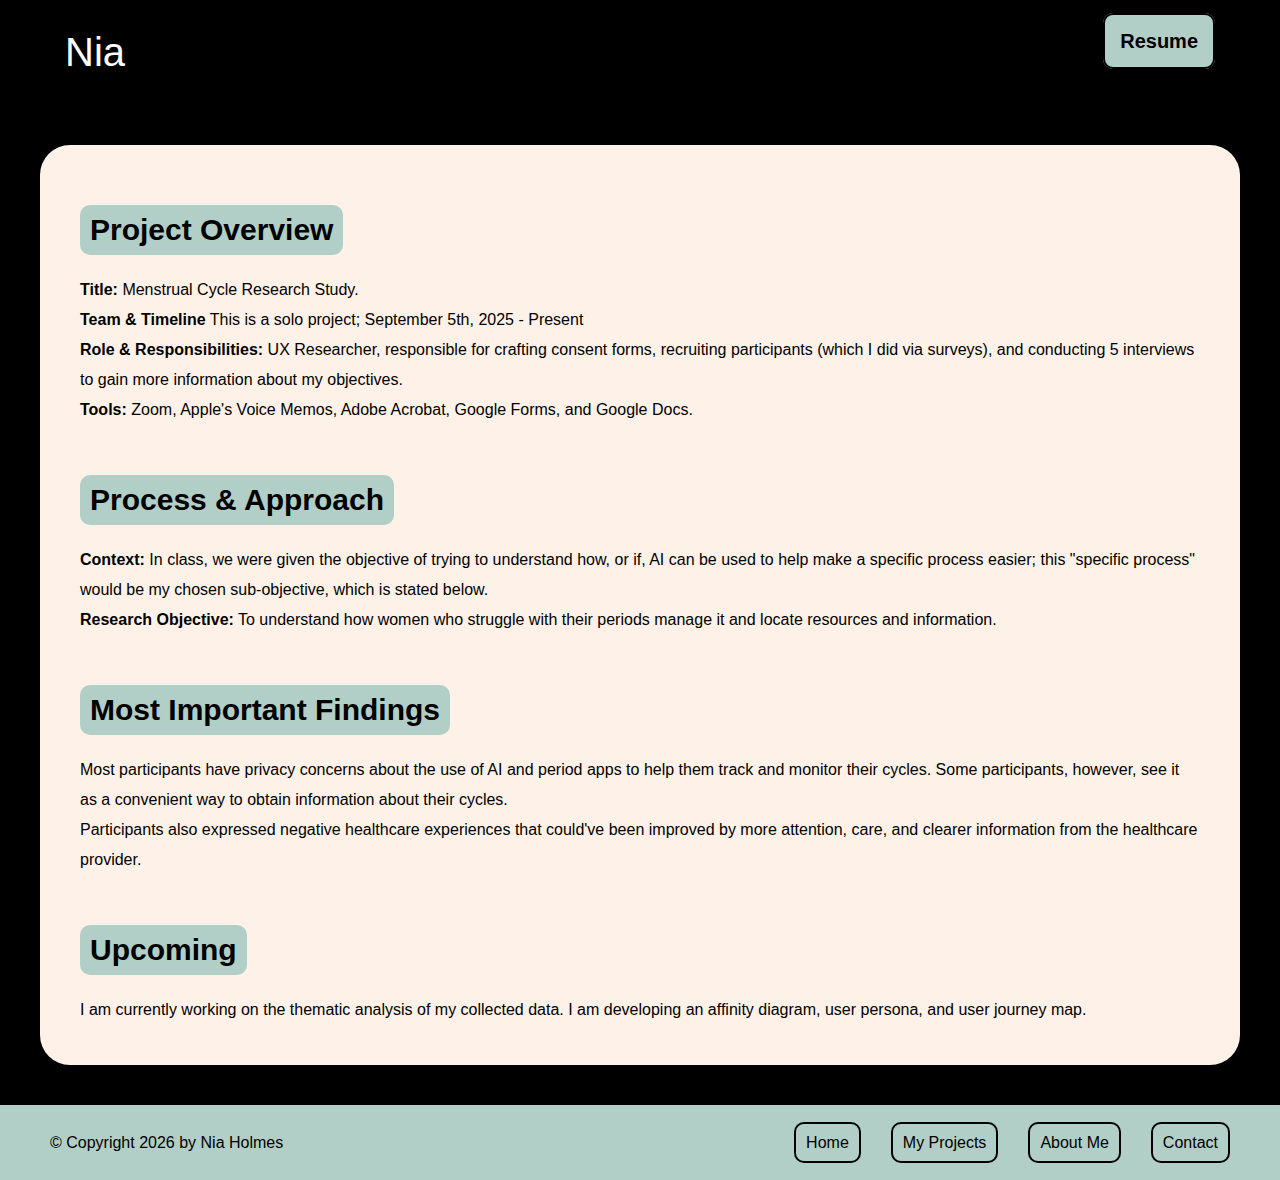
<file: research.html>
<!DOCTYPE html>
<html lang="en">
<head>
    <meta charset="UTF-8">
    <meta name="viewport" content="width=device-width, initial-scale=1.0">
    <link rel="icon" href="./images/headshot_doodles.png" type="image/png">
    <link rel="stylesheet" href="./css/style.css">
    <title>Research Study</title>
</head>
<body class="other-style">
    <header>
        <nav>
            <ul>
                <li id="nia"><a href="index.html">Nia</a></li>
                <li id="resume"><a href="./images/Nia Holmes - Resume 2025 copy.pdf" target="_blank" rel="noopener">Resume</a></li>
            </ul>
        </nav>
    </header>
    <main>
        <div class="container">
            <div class="description">
                <div>
                    <h1 class="proj-header">Project Overview</h1>
                    <p><strong>Title:</strong> Menstrual Cycle Research Study.</p>
                    <p><strong>Team & Timeline</strong> This is a solo project; September 5th, 2025 - Present</p>
                    <p><strong>Role & Responsibilities:</strong> UX Researcher, responsible for crafting consent forms, recruiting participants (which I did via surveys), and conducting 5 interviews to gain more information about my objectives.</p>
                    <p><strong>Tools:</strong> Zoom, Apple's Voice Memos, Adobe Acrobat, Google Forms, and Google Docs.</p>
                </div><br>
                <h2 class="proj-header">Process & Approach</h2>
                <p><strong>Context:</strong> In class, we were given the objective of trying to understand how, or if, AI can be used to help make a specific process easier; this "specific process" would be my chosen sub-objective, which is stated below.</p>
                <p><strong>Research Objective:</strong> To understand how women who struggle with their periods manage it and locate resources and information.</p><br>
                <h3 class="proj-header">Most Important Findings</h3>
                <p>Most participants have privacy concerns about the use of AI and period apps to help them track and monitor their cycles. Some participants, however, see it as a convenient way to obtain information about their cycles.</p>
                <p>Participants also expressed negative healthcare experiences that could've been improved by more attention, care, and clearer information from the healthcare provider.</p><br>
                <div class="upcoming">
                    <h4 class="proj-header">Upcoming</h4>
                    <p>I am currently working on the thematic analysis of my collected data. I am developing an affinity diagram, user persona, and user journey map.</p>
                </div>
            </div>
        </div>
    </main>
<footer class="proj-footer">
    <div class="footer-container">
        <div class="copyright">
            <p>&copy; Copyright <span id="current-year"></span> by Nia Holmes</p>
        </div>
        <div>
            <ul class="footer-nav">
                <li><a href="index.html">Home</a></li>
                <li><a href="projects.html">My Projects</a></li>
                <li><a href="about-me.html">About Me</a></li>
                <li><a href="contact.html">Contact</a></li>
            </ul>
        </div>
    </div>
</footer>
<script>
    document.getElementById("current-year").innerHTML = new Date().getFullYear();
</script>
</body>
</html>
</file>
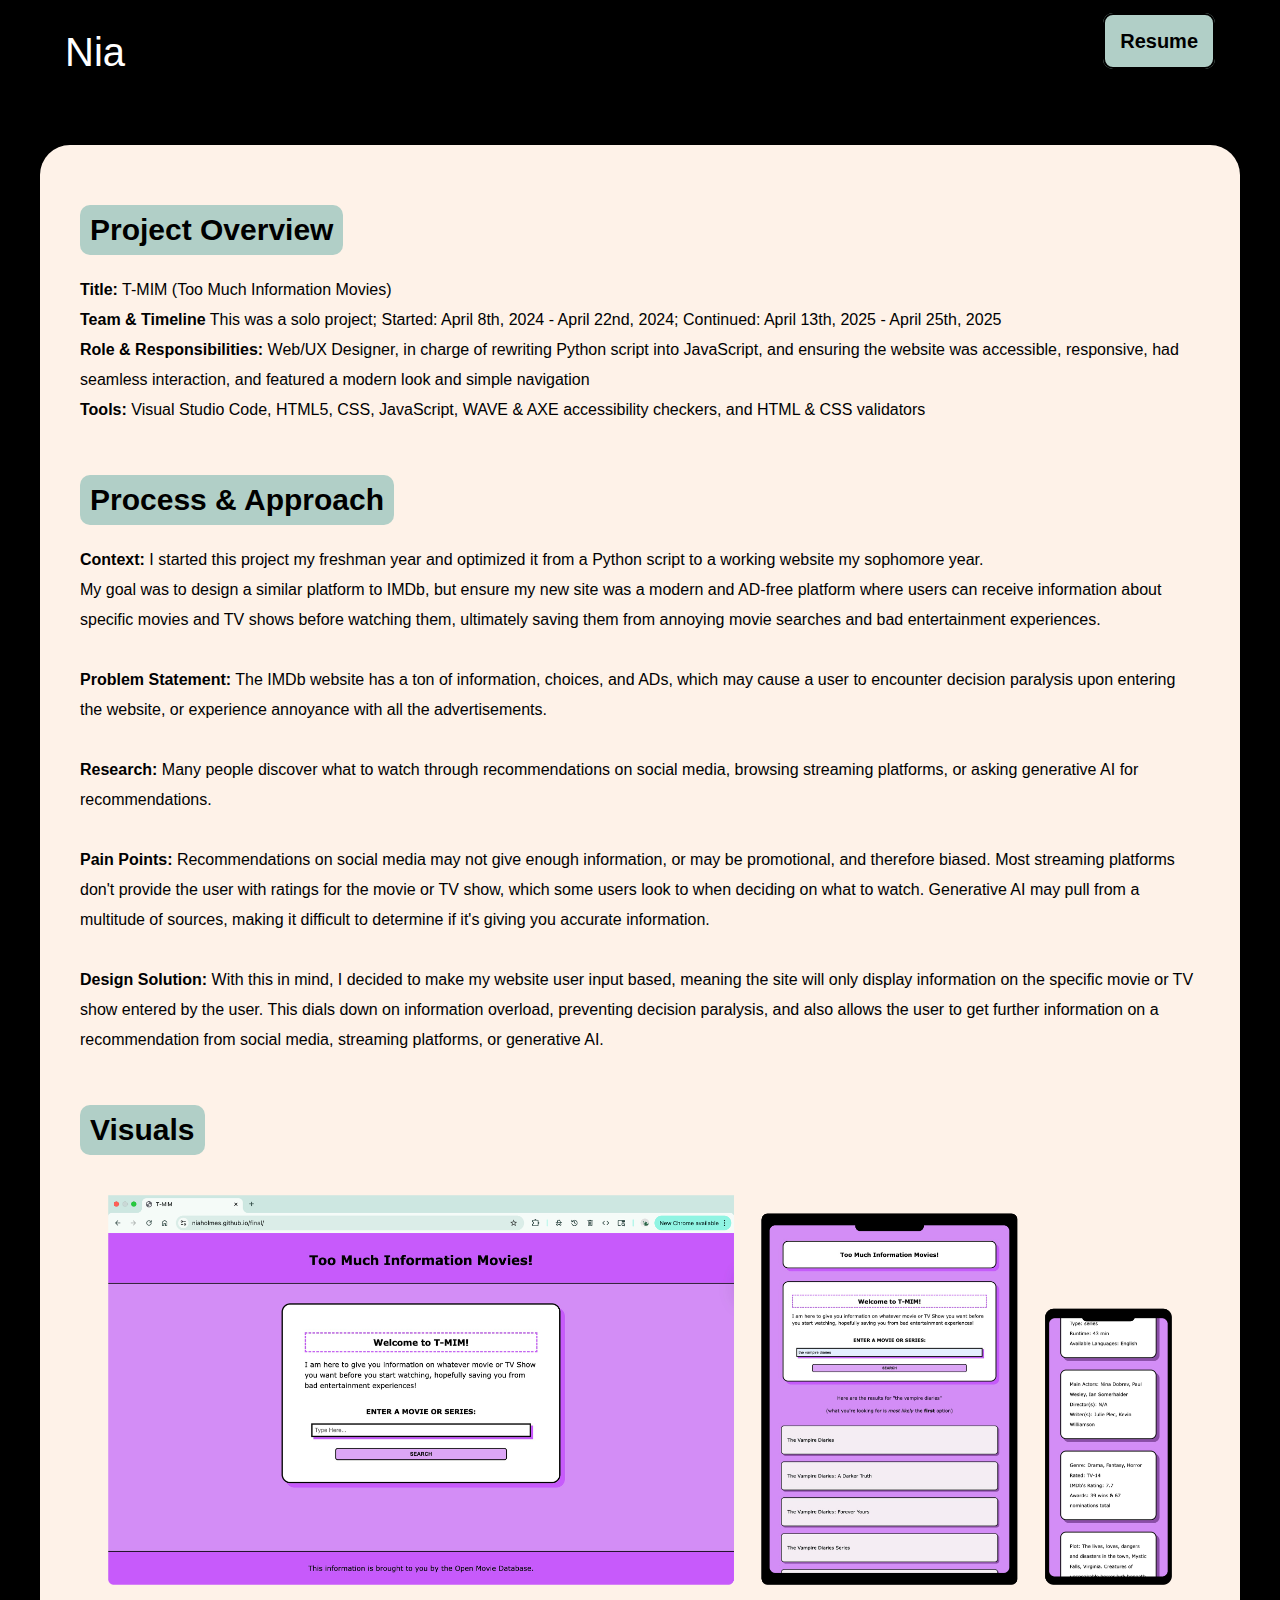
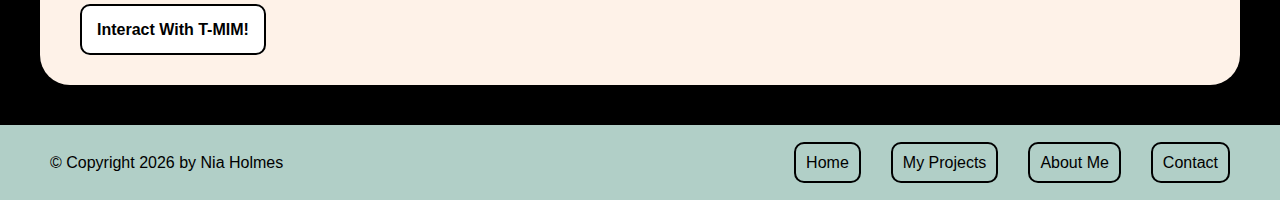
<file: tmim.html>
<!DOCTYPE html>
<html lang="en">
<head>
    <meta charset="UTF-8">
    <meta name="viewport" content="width=device-width, initial-scale=1.0">
    <link rel="icon" href="./images/headshot_doodles.png" type="image/png">
    <link rel="stylesheet" href="./css/style.css">
    <title>T-MIM</title>
</head>
<body class="other-style">
    <header>
        <nav>
            <ul>
                <li id="nia"><a href="index.html">Nia</a></li>
                <li id="resume"><a href="./images/Nia Holmes - Resume 2025 copy.pdf" target="_blank" rel="noopener">Resume</a></li>
            </ul>
        </nav>
    </header>
    <main>
        <div class="container">
            <div class="description">
                <div>
                    <h1 class="proj-header">Project Overview</h1><br>
                    <p><strong>Title:</strong> T-MIM (Too Much Information Movies)</p>
                    <p><strong>Team & Timeline</strong> This was a solo project; Started: April 8th, 2024 - April 22nd, 2024; Continued: April 13th, 2025 - April 25th, 2025</p>
                    <p><strong>Role & Responsibilities:</strong> Web/UX Designer, in charge of rewriting Python script into JavaScript, and ensuring the website was accessible, responsive, had seamless interaction, and featured a modern look and simple navigation</p>
                    <p><strong>Tools:</strong> Visual Studio Code, HTML5, CSS, JavaScript, WAVE & AXE accessibility checkers, and HTML & CSS validators</p>
                </div><br>
                <h2 class="proj-header">Process & Approach</h2><br>
                <p><strong>Context:</strong> I started this project my freshman year and optimized it from a Python script to a working website my sophomore year.</p>
                <p>My goal was to design a similar platform to IMDb, but ensure my new site was a modern and AD-free platform where users can receive information about specific movies and TV shows before watching them, ultimately saving them from annoying movie searches and bad entertainment experiences.</p><br>
                <p><strong>Problem Statement:</strong> The IMDb website has a ton of information, choices, and ADs, which may cause a user to encounter decision paralysis upon entering the website, or experience annoyance with all the advertisements.</p><br>
                <p><strong>Research:</strong> Many people discover what to watch through recommendations on social media, browsing streaming platforms, or asking generative AI for recommendations.</p><br>
                <p><strong>Pain Points:</strong> Recommendations on social media may not give enough information, or may be promotional, and therefore biased. Most streaming platforms don't provide the user with ratings for the movie or TV show, which some users look to when deciding on what to watch. Generative AI may pull from a multitude of sources, making it difficult to determine if it's giving you accurate information.</p><br>
                <p><strong>Design Solution:</strong> With this in mind, I decided to make my website user input based, meaning the site will only display information on the specific movie or TV show entered by the user. This dials down on information overload, preventing decision paralysis, and also allows the user to get further information on a recommendation from social media, streaming platforms, or generative AI. </p><br>
                <div class="tmim-img">
                    <h3 class="proj-header">Visuals</h3>
                    <div class="tmim-img-wrapper">
                        <img id="hide" src="./images/Desktop Visual.png" alt="Visuals of a few pages of T-MIM">
                        <img id="hide2" src="./images/Mobile Visual.png" alt="Visuals of a few pages of T-MIM">
                    </div>
                    <div class="interact">
                        <a href="https://niaholmes.github.io/final/">Interact With T-MIM!</a>
                    </div>
                </div>
            </div>
        </div>
    </main>
<footer class="proj-footer">
    <div class="footer-container">
        <div class="copyright">
            <p>&copy; Copyright <span id="current-year"></span> by Nia Holmes</p>
        </div>
        <div>
            <ul class="footer-nav">
                <li><a href="index.html">Home</a></li>
                <li><a href="projects.html">My Projects</a></li>
                <li><a href="about-me.html">About Me</a></li>
                <li><a href="contact.html">Contact</a></li>
            </ul>
        </div>
    </div>
</footer>
<script>
    document.getElementById("current-year").innerHTML = new Date().getFullYear();
</script>
</body>
</html>
</file>
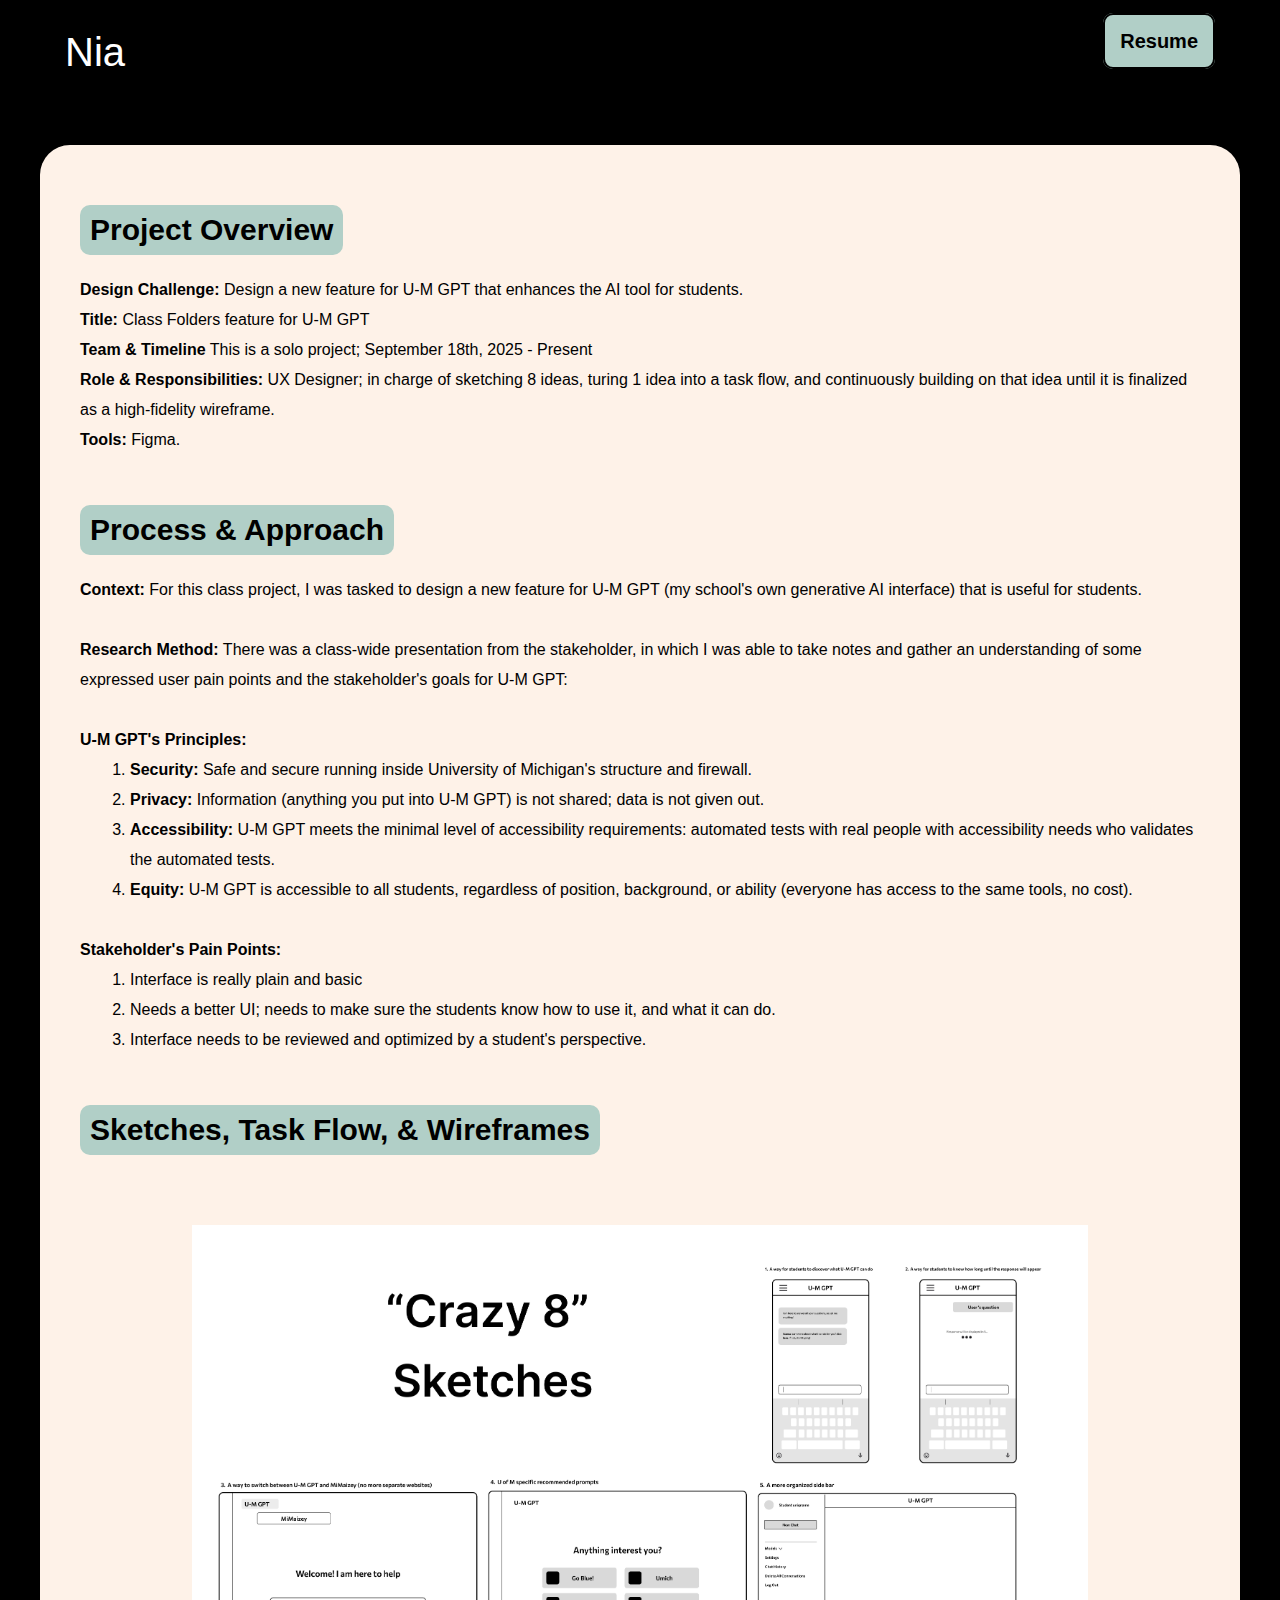
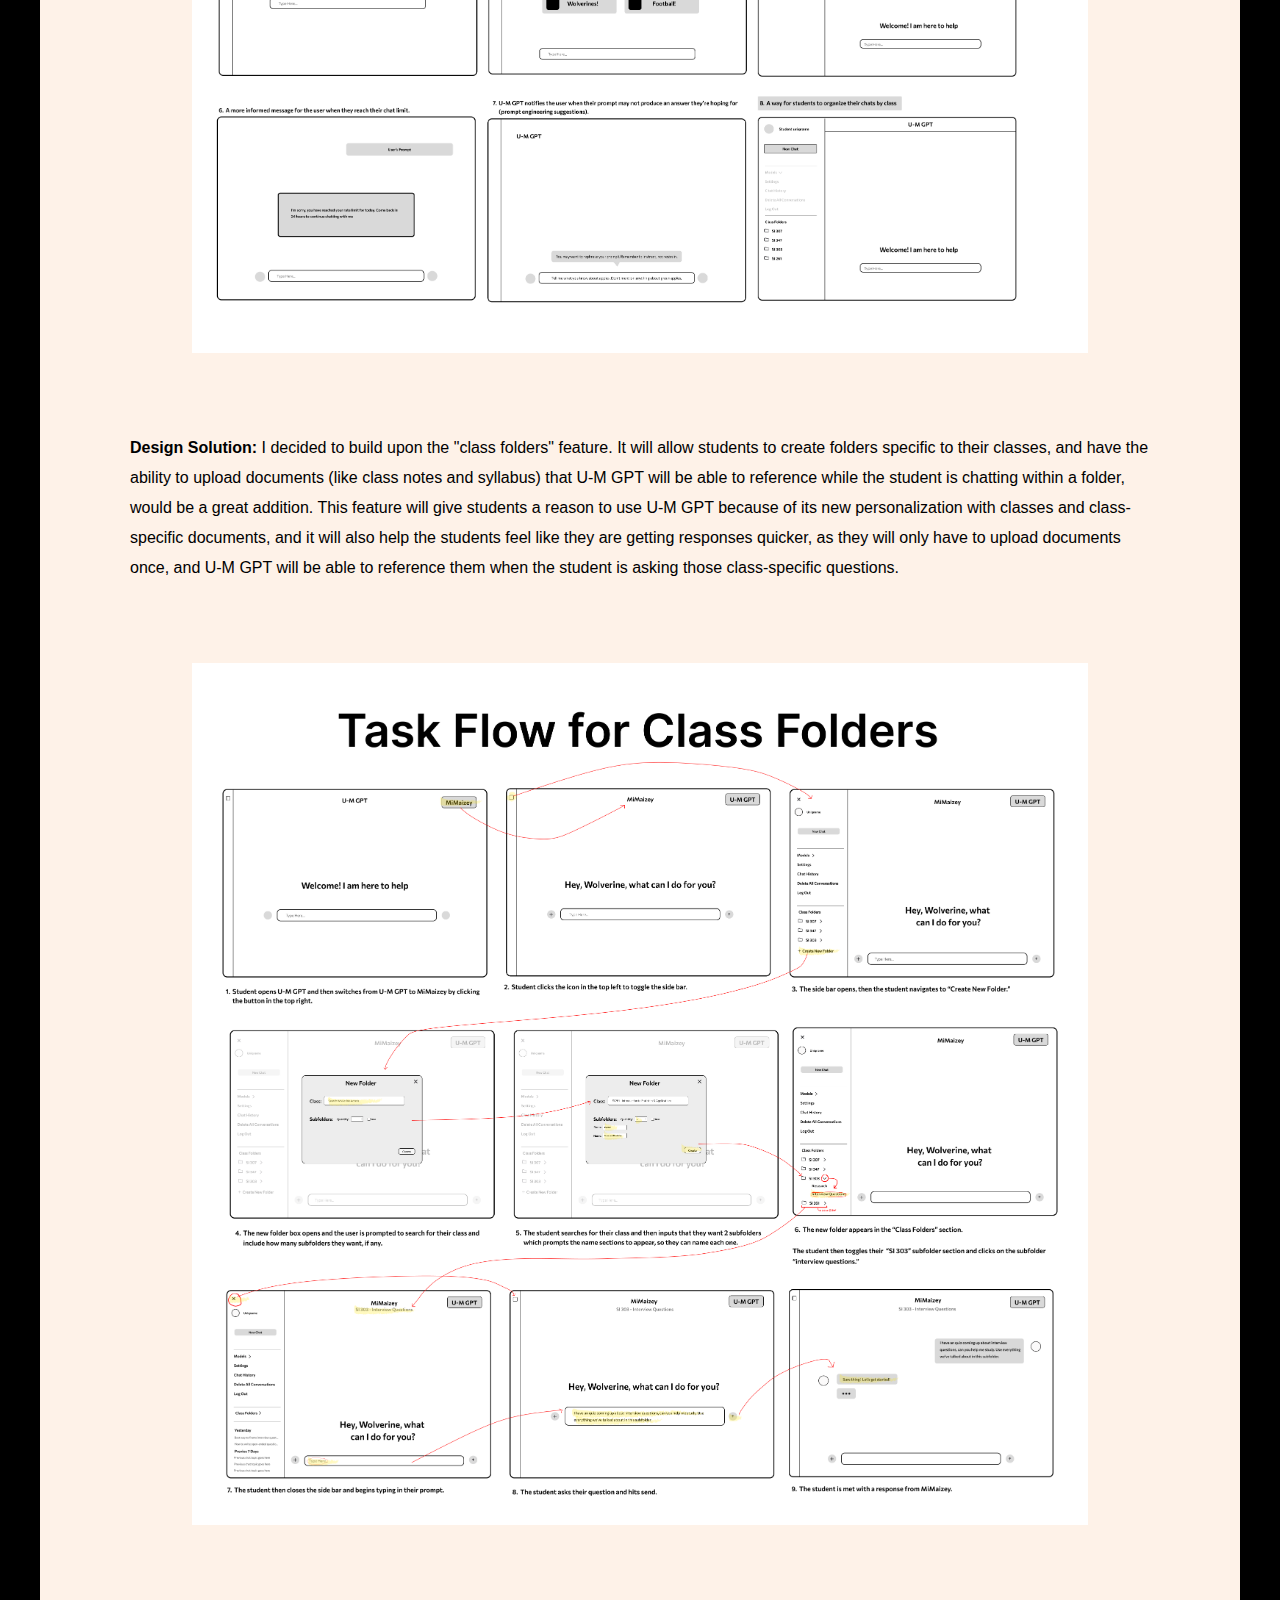
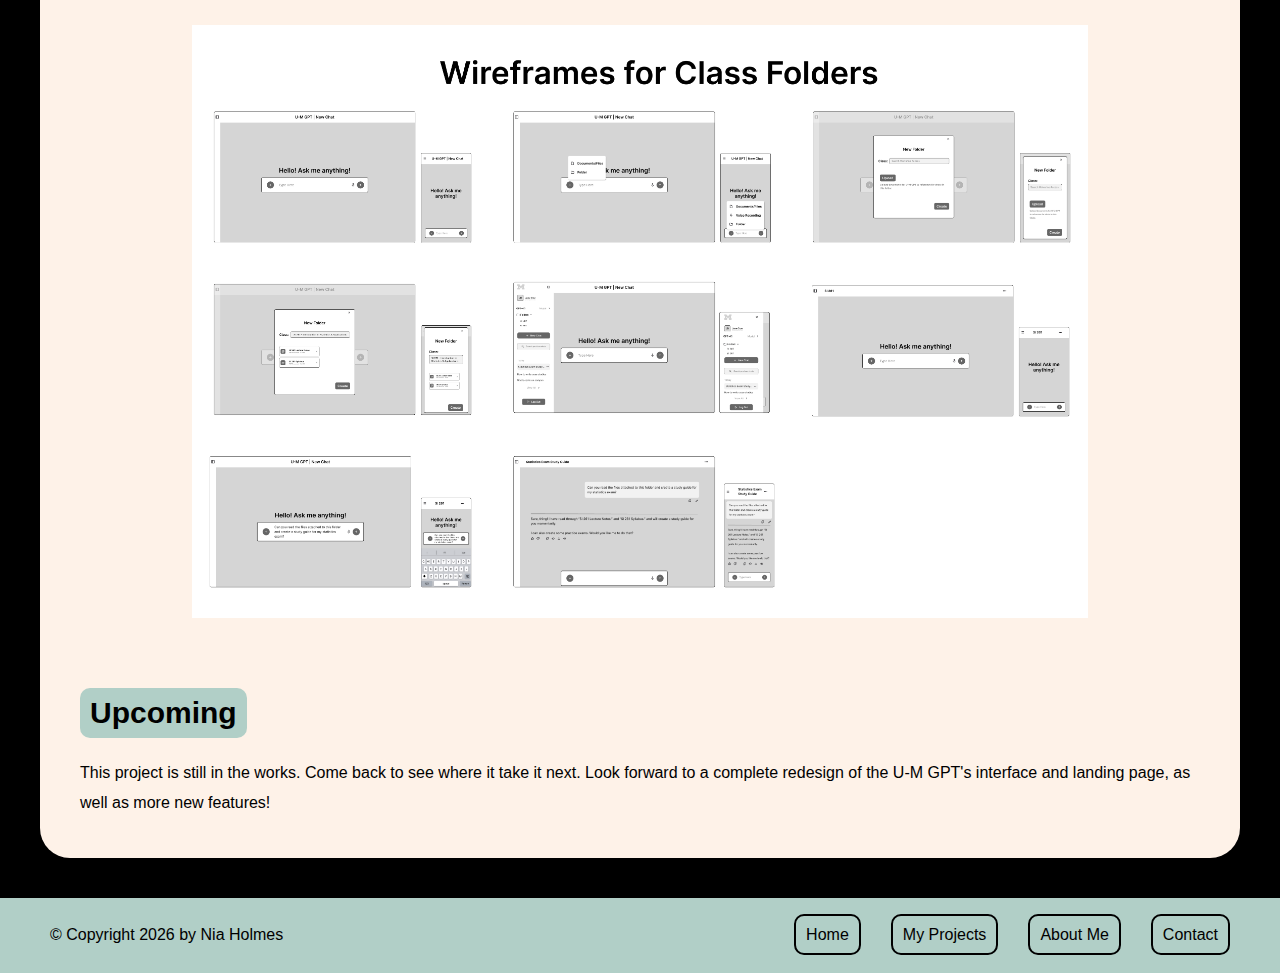
<file: umgpt.html>
<!DOCTYPE html>
<html lang="en">
<head>
    <meta charset="UTF-8">
    <meta name="viewport" content="width=device-width, initial-scale=1.0">
    <link rel="icon" href="./images/headshot_doodles.png" type="image/png">
    <link rel="stylesheet" href="./css/style.css">
    <title>U-M GPT Feature</title>
</head>
<body class="other-style">
    <header>
        <nav>
            <ul>
                <li id="nia"><a href="index.html">Nia</a></li>
                <li id="resume"><a href="./images/Nia Holmes - Resume 2025 copy.pdf" target="_blank" rel="noopener">Resume</a></li>
            </ul>
        </nav>
    </header>
    <main>
        <div class="container">
            <div class="description">
                <div>
                    <h1 class="proj-header">Project Overview</h1><br>
                    <p><strong>Design Challenge:</strong> Design a new feature for U-M GPT that enhances the AI tool for students.</p>
                    <p><strong>Title:</strong> Class Folders feature for U-M GPT</p>
                    <p><strong>Team & Timeline</strong> This is a solo project; September 18th, 2025 - Present</p>
                    <p><strong>Role & Responsibilities:</strong> UX Designer; in charge of sketching 8 ideas, turing 1 idea into a task flow, and continuously building on that idea until it is finalized as a high-fidelity wireframe.</p>
                    <p><strong>Tools:</strong> Figma.</p>
                </div><br>
                <h2 class="proj-header">Process & Approach</h2><br>
                <p><strong>Context:</strong> For this class project, I was tasked to design a new feature for U-M GPT (my school's own generative AI interface) that is useful for students. </p><br>
                <p><strong>Research Method:</strong> There was a class-wide presentation from the stakeholder, in which I was able to take notes and gather an understanding of some expressed user pain points and the stakeholder's goals for U-M GPT:</p><br>
                <p><strong>U-M GPT's Principles:</strong></p>  
                <ol class="numbered" id="indented">
                    <li><strong>Security:</strong> Safe and secure running inside University of Michigan's structure and firewall.</li>
                    <li><strong>Privacy:</strong> Information (anything you put into U-M GPT) is not shared; data is not given out.</li>
                    <li><strong>Accessibility:</strong> U-M GPT meets the minimal level of accessibility requirements: automated tests with real people with accessibility needs who validates the automated tests.</li>
                    <li><strong>Equity:</strong> U-M GPT is accessible to all students, regardless of position, background, or ability (everyone has access to the same tools, no cost).</li>
                </ol><br>             
                <p><strong>Stakeholder's Pain Points:</strong></p>
                <ol class="numbered" id="indented2">
                    <li>Interface is really plain and basic</li>
                    <li>Needs a better UI; needs to make sure the students know how to use it, and what it can do.</li>
                    <li>Interface needs to be reviewed and optimized by a student's perspective.</li>
                </ol><br>
                <!-- <p><strong>Design Solution:</strong> I decided to create a new feature that would allow students to create class folders within U-M GPT, and also allow students to upload documents (like class notes and syllabi) within that folder that U-M GPT can reference.</p><br> -->
                <h3 class="proj-header">Sketches, Task Flow, & Wireframes</h3>
                <div class="umgpt-img" id="umgpt-img">
                    <img src="./images/Sketches.png" alt="Sketches"><br>
                    <p class="umgpt-design"><strong>Design Solution:</strong> I decided to build upon the "class folders" feature. It will allow students to create folders specific to their classes, and have the ability to upload documents (like class notes and syllabus) that U-M GPT will be able to reference while the student is chatting within a folder, would be a great addition. This feature will give students a reason to use U-M GPT because of its new personalization with classes and class-specific documents, and it will also help the students feel like they are getting responses quicker, as they will only have to upload documents once, and U-M GPT will be able to reference them when the student is asking those class-specific questions.</p><br>
                    <img src="./images/Task Flow.png" alt="Task Flow">
                    <img src="./images/Wireframes.png" alt="Wireframes">
                </div>
                <!-- <div class="umgpt-img" id="umgpt-img">
                    <img id="hide5" src="./images/Task Flow - Class Folders.png" alt="My task flows">
                    <img id="hide6" src="./images/Task Flows Mobile.png" alt="My task flows">
                </div> -->
                <div class="upcoming">
                    <h4 class="proj-header">Upcoming</h4><br>
                    <p>This project is still in the works. Come back to see where it take it next. Look forward to a complete redesign of the U-M GPT's interface and landing page, as well as more new features!</p>
                </div>
            </div>
        </div>
    </main>
<footer class="proj-footer">
    <div class="footer-container">
        <div class="copyright">
            <p>&copy; Copyright <span id="current-year"></span> by Nia Holmes</p>
        </div>
        <div>
            <ul class="footer-nav">
                <li><a href="index.html">Home</a></li>
                <li><a href="projects.html">My Projects</a></li>
                <li><a href="about-me.html">About Me</a></li>
                <li><a href="contact.html">Contact</a></li>
            </ul>
        </div>
    </div>
</footer>
<script>
    document.getElementById("current-year").innerHTML = new Date().getFullYear();
</script>
</body>
</html>
</file>
<file: css/style.css>
* {
  margin: 0;
  padding: 0;
  box-sizing: border-box; 
}

html, body {
  height: 100%;
  margin: 0;
  padding: 0;
}

main {
  flex: 1;
}

body{
    display: flex;
    flex-direction: column;
    min-height: 100vh;
    font-family:Arial, Helvetica, sans-serif;
    background-color: #000;
    color: white;
}

.proj-header {
    font-size: 30px;
    background-color: #B1CFC7;
    display: inline-block;
    margin-bottom: 20px;
    margin-top: 20px;
    padding: 10px;
    border-radius: 10px;
}

.proj-header2 {
  margin-top: 50px;
  font-size: 30px;
  background-color: #B1CFC7;
  display: inline-block;
  margin-bottom: 20px;
  padding: 10px;
  border-radius: 10px;
}

ul, ol {
  list-style: none;
}

.numbered {
  list-style-type: decimal;
}

#indented, #indented2 {
  margin-left: 50px;
}

.umgpt-design {
  margin-left: 50px;
  margin-right: 50px;
}

a {
  text-decoration: none;
  color: white;
}

nav ul {
    display: flex;
    justify-content: space-between;
    padding: 30px 65px;
}

#nia {
    font-size: 40px;
}

#resume a{
    font-size: 20px;
    color: #000;
    background-color: #B1CFC7;
    border: 2px solid black;
    border-radius: 10px;
    padding: 15px;
    font-weight: bold;
}

/* #resume a:hover {
    background-color: #FEF2E8;
} */

.container-home{
    display: flex;
    flex-direction: row;
    align-items: center;
    gap: 75px;
    margin: 0px 40px;
    padding: 75px;
}

.profile-img img{
    width: 500px;
}

.hey-there {
    color: #000;
    display: inline-block;
    font-size: 25px;
    margin-bottom: 30px;
    background-color: #B1CFC7;
    padding: 10px;
    border-radius: 15px;
    transition: transform 0.2s;  
}

/* .hey-there:hover {
    transform: scale(1.30);      
} */

/* .hey-there:hover::after {
    content: " 👋";         
} */

.intro h2 {
    margin-bottom: 20px;
    font-size: 40px;
    line-height: 50px;
}

.intro p {
    font-size: 30px;
    line-height: 50px;
}

.links {
    display: flex;
    margin-top: 40px;
    gap: 30px;  
}

.links li a {
    padding: 20px;
    border: 2px solid white;
    border-radius: 10px;
    font-weight: bold;
}

/* .links li a:hover {
    background-color: #B1CFC7;
    color: #000;
    border: none;
} */

.proj-footer-fixed {
  position: fixed;
  left: 0;
  bottom: 0;
  width: 100%;
  background: #B1CFC7;
  color: #000;
  padding: 10px;
  text-align: center;
  z-index: 1000;
}

.proj-footer {
  width: 100%;
  background: #B1CFC7;
  color: #000;
  padding: 10px;
  text-align: center;
}

.footer-container{
    display: flex;
    flex-direction: row;
    justify-content: space-between;
    align-items: center;
    padding: 0px 40px;
    height: 55px;
}

.footer-nav{
    display: flex;
    flex-direction: row;
    gap: 30px;
}

.footer-nav a{
    color: #000;
    border: 2px solid black;
    border-radius: 10px;
    padding: 10px;
}

/* .footer-nav a:hover {
    background-color: #FEF2E8;
} */

#projs-title {
    text-align: center;
}

.container-projs, .container-projs-2 {
    display: flex;
    flex-direction: row;
    justify-content: center;
    gap: 30px;
    padding: 40px;
    /* transition: transform 0.5s;  */
}

.container-projs-2{
    margin-bottom: 100px;
}


.card-1, .card-2, .card-3, .card-4 {
    background-color: white;
    color: #000;
    padding: 50px;
    border-radius: 30px;
    line-height: 30px;
    width: 40%;
}


.card-1 p {
    margin-top: 20px;
}

.card-2 p {
    margin-top: 20px;
}

.card-3 p {
    margin-top: 20px;
}

.card-4 p {
    margin-top: 20px;
}

.learn-more {
    margin-top: 30px;
}

.learn-more a {
    color: #000;
    background-color: #B1CFC7;
    border-radius: 10px;
    padding: 10px;
    font-weight: bold;
}

/* .learn-more a:hover {
    background-color: #000;
    color: white;
} */

.about-text{
    background-color: white;
    color: black;
    padding: 40px;
    margin: 40px;
    border-radius: 30px;
    line-height: 30px;
}

.about-container {
    display: flex;
    flex-direction: column;
    align-items: center;
    justify-content: center;
}

.about-header{
    margin-bottom: 20px;
}

.contact-header{
    color:#000;
}

#contact{
    color:#000;
    background-color: #B1CFC7;
    box-shadow: 10px 10px #FEF2E8;
    padding: 40px;
    border-radius: 30px;
    width: 50%;
    margin: 60px auto;          /* Center horizontally */
}

form{
    display: flex;
    flex-direction: column;
    gap: 30px; 
}

input, textarea{
    padding: 20px;
    border-radius: 20px;
    border: none;
}

fieldset {
    border: none;
}

#submit{
    display: block;
    margin: 1em auto; 
    width: 20%;
    border: 2px solid black;
    font-weight: bold;
    background-color: #FEF2E8;
    cursor: pointer;
}

/* #submit:hover{
    background-color: #000;
    color: white;
    border: none;
} */

.fields-row {
  display: flex;
  align-items: center;
  gap: 16px; /* Space between the two fields */
}

#the-name, #the-email {
  flex: 1 1 0;   /* Grow to fill the space equally */
  margin-top: 50px;
}
#message{
    margin-left: 15px;
    width: 97%;
}

.container-reddit, .container {
    display: flex;
    align-items: flex-start;
}

.description-reddit, .description {
    flex: 2;
    background-color:#FEF2E8;
    color: black;
    border-radius: 30px;
    padding: 40px;
    margin: 40px;
    line-height: 30px;
    height: 50%;
}

.reddit-img {
  display: flex;
  justify-content: center;
}

.reddit-img img{
    width: 90%;
    margin-top: 50px;
}

.img-container {
  display: flex;
  margin: 50px 0px;
}

.persona img{
  width: 95%;
}

.stake-interview img{
  width: 95%;
}

.umgpt-img {
  display: flex;
  flex-direction: column;
  align-items: center;
}

.umgpt-img img {
    width: 80%;
    margin-top: 50px;
    margin-bottom: 50px;
}

#hide2 {
  display: none;
}

.tmim-img-wrapper {
  display: flex;
  justify-content: center;
}

.tmim-img-wrapper img{
  width: 95%;
  margin-top: 20px;
}

.interact {
    margin-top: 30px;
}

.interact a {
    color: #000;
    background-color: #fff;
    border-radius: 10px;
    padding: 15px;
    font-weight: bold;
    border: 2px solid black;
}

/* .interact a:hover {
    background-color: #B1CFC7;
    color: #000;
} */

#hide4, #hide6 {
  display: none;
}

@media only screen and (max-width: 1219px){
    nav ul {
    flex-direction: row;
    align-items: center;
    padding: 30px;
    gap: 15px;
  }

  .container-home {
    flex-direction: column;
    padding: 35px;
    gap: 25px;
    margin: 0px 20px;
  }

  .profile-img img {
    width: 100%;
    max-width: 350px;
  }

  .hey-there{
    margin-left: 40px;
    margin-right: 40px;
  }

  .hey-there::after{
    content: " 👋";
  }

  .intro h2 {
    font-size: 25px;
    line-height: 36px;
    margin-left: 40px;
    margin-right: 40px;
  }

  .intro p {
    margin-left: 40px;
    margin-right: 40px;
    font-size: 20px;
    line-height: 30px;
  }

  .links {
    flex-direction: row;
    gap: 10px;
    margin-top: 55px;
    margin-bottom: 55px;
    padding-left: 10px;
    padding-right: 10px;
    font-size: 15px;
    white-space: nowrap;
  }

  .container-projs, .container-projs-2 {
    flex-direction: column; 
    padding: 10px;
    margin: 10px;
    gap: 20px;
  }

  .card-1, .card-2, .card-3, .card-4 {
    padding: 20px;
    font-size: 16px;
    width: 100%;
  }

  .about-text,
  .description-reddit, .description {
    padding: 20px;
    margin: 10px;
    font-size: 16px;
  }

  .footer-container {
    flex-direction: column;
    padding: 10px 5px;
    height: auto;
    gap: 10px;
  }

  .footer-nav{
    white-space: nowrap;
    font-size: 15px;
    margin: 20px;
    gap: 5px;
  }

  .proj-footer-fixed {
    position: static;
    width: 100%;
    bottom: auto;
  }

  #contact {
    padding: 20px;            /* Reduce padding */
    border-radius: 15px;      /* Softer border radius */
    width: 90%;               /* Take almost full width */
    height: auto;             /* Let content define height */
    margin: 30px auto;        /* Less margin, still centered */
    box-shadow: 4px 4px #FEF2E8;
  }

  .fields-row {
    flex-direction: column;   /* Stack fields vertically */
    gap: 10px;
    align-items: stretch;     /* Fields take full width */
  }

  #the-name, #the-email {
    margin-top: 16px;
    width: 100%;              /* Full width of parent */
  }

  #message {
    margin-left: 0;
    width: 100%;
  }

  input, textarea {
    padding: 12px;           /* Slightly less padding for small screens */
    font-size: 1em;          /* Standard readable size */
    border-radius: 10px;
  }

  #submit {
    width: 60%;              /* Easier to tap */
    font-size: 1em;
    color: #000;
  }

  .reddit-img img,
  .umgpt-img img {
    width: 100%;
    margin-top: 16px;
    margin-bottom: 0;
  }

  #hide {
    display: none;
  }

  #hide2 {
    display: block;
  }

  .interact{
    margin-top: 60px;
    margin-bottom: 20px;
    display: flex;
    justify-content: center;
  }

  #hide3, #hide5 {
    display: none;
  }

  #reddit-img, #umgpt-img {
    display: flex;
    justify-content: center;
  }

  #hide4, #hide6 {
    display: block;
    width: 90%;
    margin-bottom: 50px;
  }

  .img-container {
  flex-direction: column;
  }
}



@media (hover: hover) and (pointer: fine) {
  #resume a:hover{
    background-color: #FEF2E8;
  }

  .hey-there:hover{
    background-color: #FEF2E8;
      transform: scale(1.30); 
  }

  .hey-there:hover::after {
      content: " 👋";         
  }

  .links li a:hover{
      background-color: #B1CFC7;
      color: #000;
      border: none;
  }

  .footer-nav a:hover{
      background-color: #FEF2E8;
  }

  .learn-more a:hover{
      background-color: #000;
      color: white;
  }

  #submit:hover{
      background-color: #000;
      color: white;
      border: none;
  }

  .interact a:hover{
      background-color: #B1CFC7;
      color: #000;
  }
}
</file>
